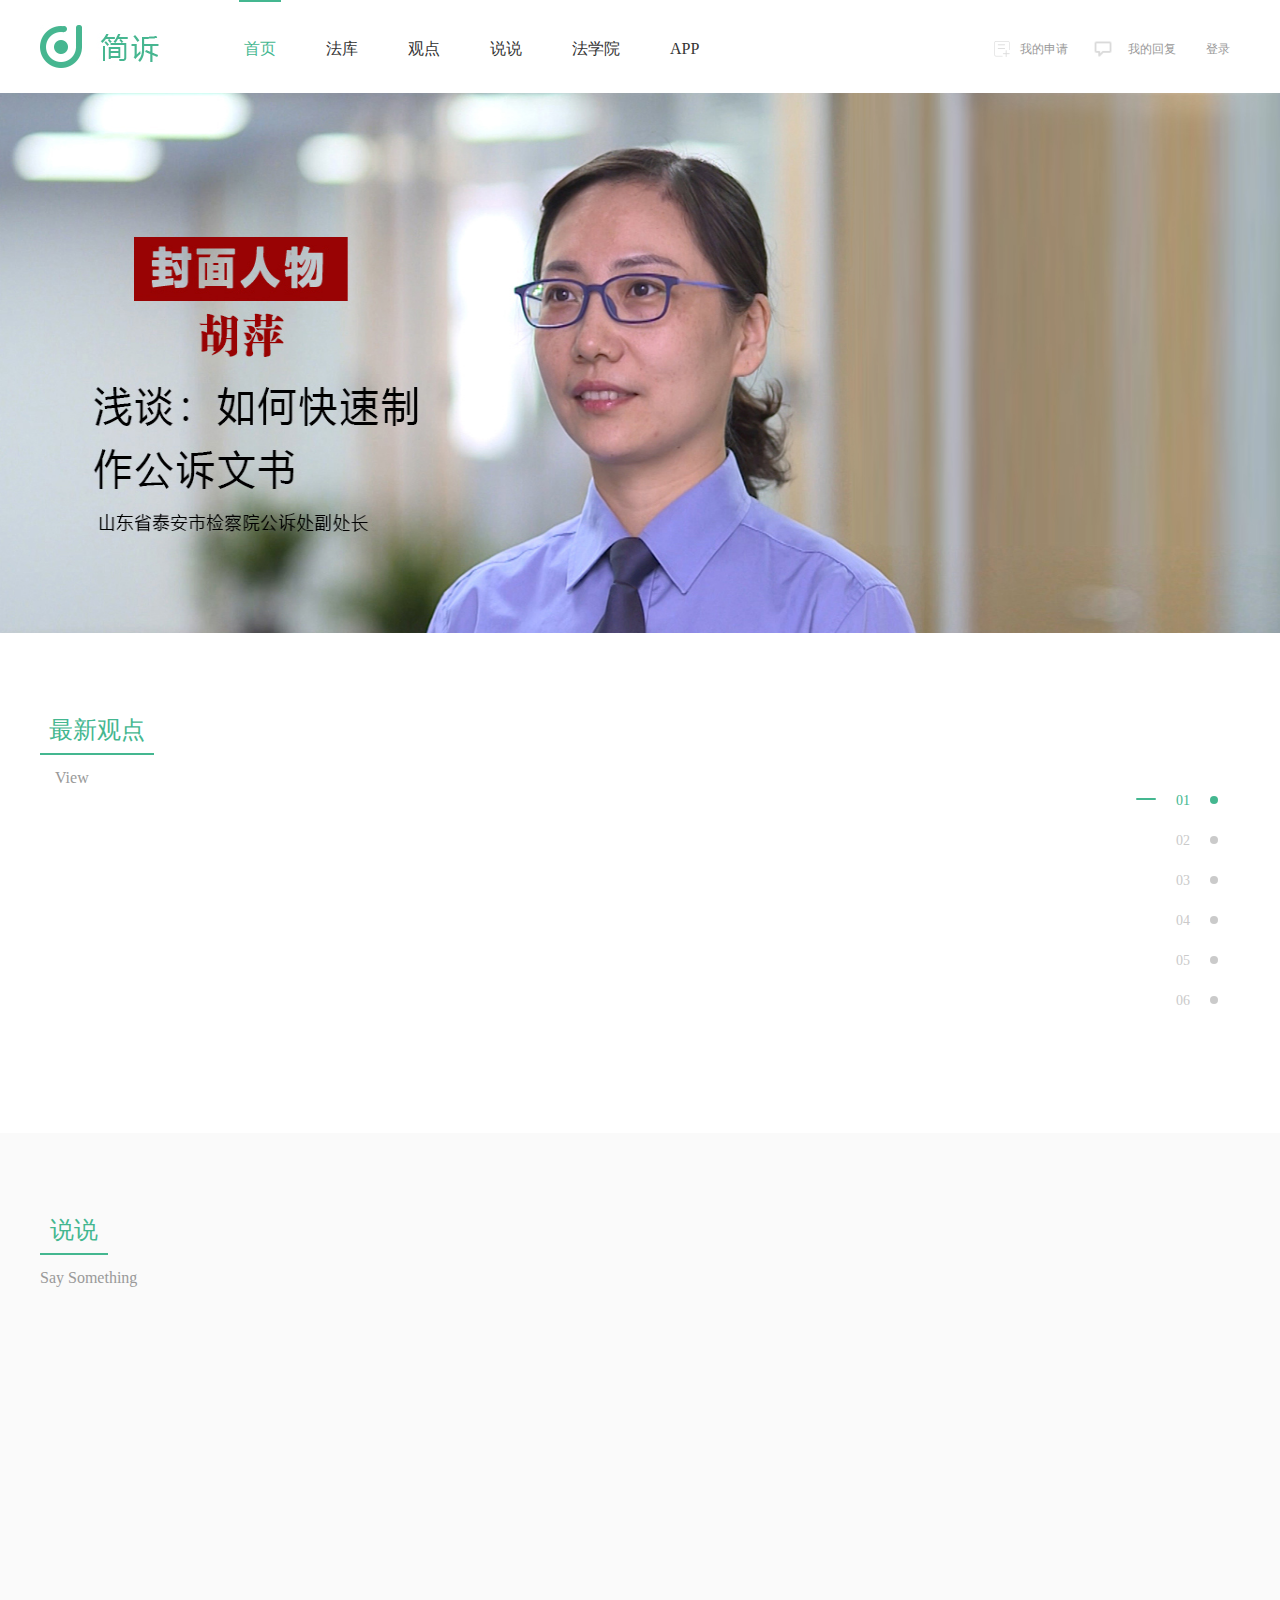
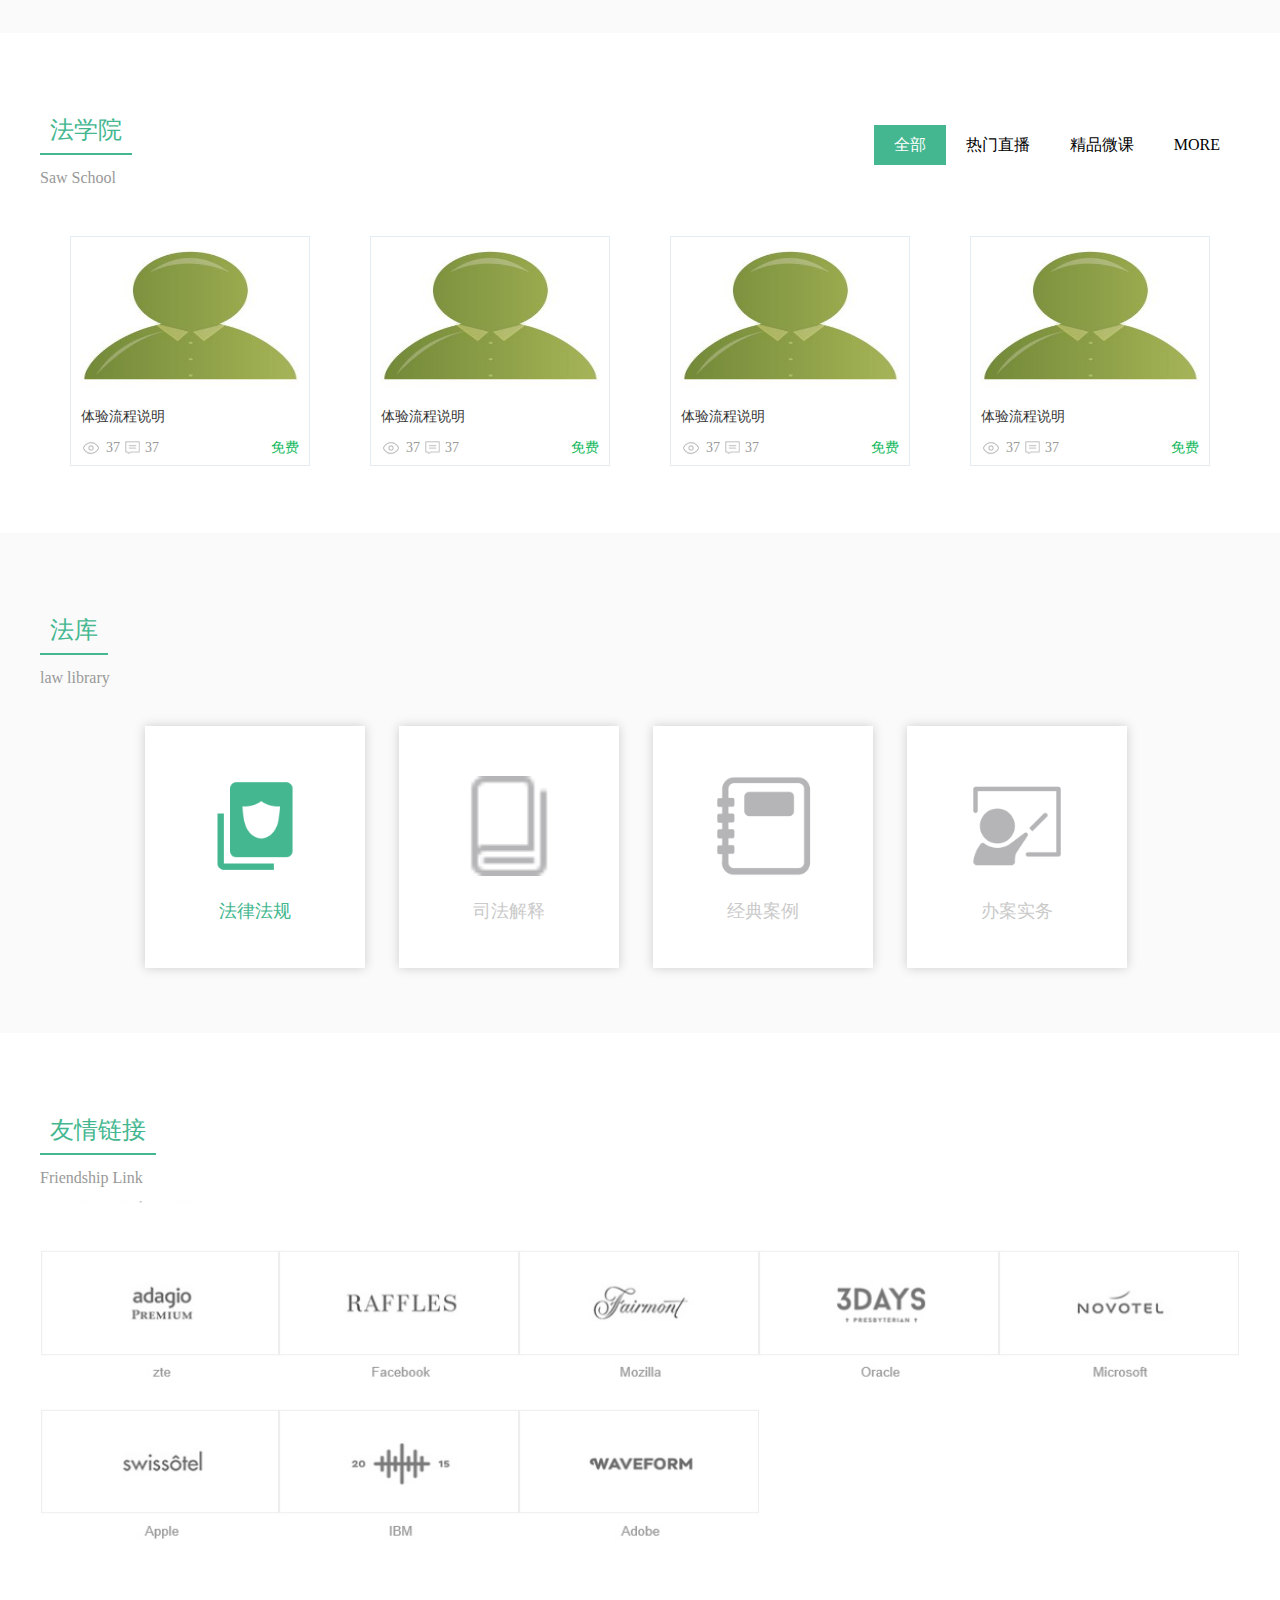
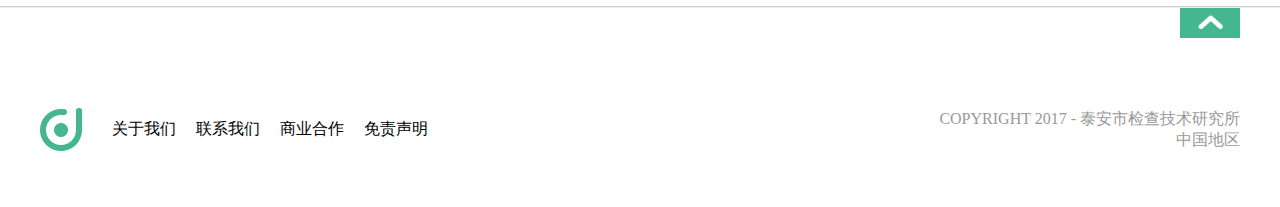
<file: pages/index.html>
<!DOCTYPE html>
<html lang="en">

<head>
    <meta charset="UTF-8">
    <meta name="viewport" content="width=device-width, initial-scale=1.0">
    <meta http-equiv="X-UA-Compatible" content="ie=edge">
    <title>简·诉</title>
    <link rel="icon" href="../images/logo1.png" type="image/x-icon">
    <link rel="stylesheet" href="../css/base.css">
    <link rel="stylesheet" href="../css/toast.css">
    <link rel="stylesheet" href="../css/head.css">
    <link rel="stylesheet" href="../css/index.css">
    

</head>

<body>
    
    <!-- banner start -->
    <div class="banner">
        <div class="banner_list"></div>
        <div class="banner_list"></div>
        <div class="banner_list"></div>

    </div>
    <!-- banner end -->
    <!-- 最新观点 start -->
    <div class="ngh_gd">
        <div class="ngh_gd_box">
            <div class="ngh_gd_left">
                <h3>最新观点</h3>
                <h6>View</h6>
            </div>
            <div class="ngh_gd_contain">
                <!-- <div class="ngh_tx">
                    <img src="../images/tx1.jpg" alt="">
                </div>
                <div class="gd_contain">
                    <div class="ngh_y">“</div>
                    <p class="ngh_title">
                        论坛大师对话系列：富媒体时代的人机图谱分析
                    </p>
                    <p class="ngh_gd_text">今年来，数字图书馆今年来，数字图书馆今年来，数字图书馆今年来，数字图书馆今年来，数字图书馆今年来，数字图书馆今年来，数字图书馆今年来，数字图书馆今年来，数字图书馆今年来，数字图书馆今年来，数字图书馆今年来，数字图书馆今年来，数字图书馆今年来，数字图书馆</p>
                    <div class="ngh_y" style="text-align:right;margin-top:50px;">”</div>
                </div> -->
            </div>
            <div class="ngh_gd_right">
                <!-- <a href="##">more&nbsp;&nbsp;&nbsp;></a> -->
                <ul>
                    <li>
                        <span class="g" style="background:#44b790"></span>
                        <span class="text" style="color:#44b790">01</span>
                        <span class="dian" style="background:#44b790"></span>
                    </li>
                    <li>
                        <span class="g"></span>
                        <span class="text">02</span>
                        <span class="dian"></span>
                    </li>
                    <li>
                        <span class="g"></span>
                        <span class="text">03</span>
                        <span class="dian"></span>
                    </li>
                    <li>
                        <span class="g"></span>
                        <span class="text">04</span>
                        <span class="dian"></span>
                    </li>
                    <li>
                        <span class="g"></span>
                        <span class="text">05</span>
                        <span class="dian"></span>
                    </li>
                    <li>
                        <span class="g"></span>
                        <span class="text">06</span>
                        <span class="dian"></span>
                    </li>
                </ul>
            </div>
        </div>
    </div>
    <!-- 最新观点 end -->
    
    <!-- 说说 start -->
    <div class="ngh_fk" style="background:#fafafa;">
        <div class="ngh_fk_contain">
            <div class="ngh_fk_title">说说</div>
            <h6>Say Something</h6>
            <div class="Say_box">
                <!-- <div class="say_say">
                    <div class="say_info">
                        <img src="../images/tx1.jpg" alt="">
                        <div class="info">
                            <span style="color:#333;margin:0 15px">风流少侠</span>
                            <span style="color:#cacaca;">05.09 09:00</span>
                        </div>

                    </div>
                    <div class="say_title">什么是公诉案件</div>
                    <p>
                        什么是公诉案件什么是公诉案件什么是公诉案件什么是公诉案件什么是公诉案件什么是公诉案件什么是公诉案件什么是公诉案件什么是公诉案件什么是公诉案件什么是公诉案件什么是公诉案件什么是公诉案件什么是公诉案件什么是公诉案件什么是公诉案件什么是公诉案件什么是公诉案件什么是公诉案件什么是公诉案件什么是公诉案件什么是公诉案件什么是公诉案件什么是公诉案件
                    </p>
                    <div class="ckhfdz">
                        <img src="../images/ck.png" alt="">
                        <span>1648</span>
                        <img src="../images/hf1.png" alt="" style="width:22px;height:20px;margin-top:15px">
                        <span>39</span>
                        <img src="../images/dz.png" style="width:22px;height:20px;margin-top:15px">
                        <span>33</span>
                    </div>
                </div>
                <div class="say_say">
                    <div class="say_info">
                        <img src="../images/tx1.jpg" alt="">
                        <div class="info">
                            <span style="color:#333;margin:0 15px">风流少侠</span>
                            <span style="color:#cacaca;">05.09 09:00</span>
                        </div>

                    </div>
                    <div class="say_title">什么是公诉案件</div>
                    <p>
                        什么是公诉案件什么是公诉案件什么是公诉案件什么是公诉案件什么是公诉案件什么是公诉案件什么是公诉案件什么是公诉案件什么是公诉案件什么是公诉案件什么是公诉案件什么是公诉案件什么是公诉案件什么是公诉案件什么是公诉案件什么是公诉案件什么是公诉案件什么是公诉案件什么是公诉案件什么是公诉案件什么是公诉案件什么是公诉案件什么是公诉案件什么是公诉案件
                    </p>
                    <div class="ckhfdz">
                        <img src="../images/ck.png" alt="">
                        <span>1648</span>
                        <img src="../images/hf1.png" alt="" style="width:22px;height:20px;margin-top:15px">
                        <span>39</span>
                        <img src="../images/dz.png" style="width:22px;height:20px;margin-top:15px">
                        <span>33</span>
                    </div>
                </div> -->
            </div>
        </div>

    </div>
    <!-- 说说 end -->
    <!-- 法学院 start -->
    <div class="ngh_fk" style="background:#fff;">
        <div class="ngh_fk_contain">
            <div class="ngh_fk_title">法学院</div>
            <h6 style="width:200px;">Saw School</h6>
            <ul class="mywk">
                <li style="color:#fff;background:#44b790">全部</li>
                <li>热门直播</li>
                <li>精品微课</li>
                <li>MORE</li>
            </ul>
            <div class="wk_box">
                <div class="wk_list">
                    <img src="../images/tx1.jpg" alt="">
                    <div class="wk_title">体验流程说明</div>
                    <div class="wk_dy">
                        <img src="../images/ck.png" alt="">
                        <span>37</span>
                        <img src="../images/hf1.png" style="width:15px;height:13px;margin-top:3px;" alt="">
                        <span>37</span>
                        <span style="float:right;margin-right:0;color:#12b95d">免费</span>
                    </div>
                </div>
                <div class="wk_list">
                    <img src="../images/tx1.jpg" alt="">
                    <div class="wk_title">体验流程说明</div>
                    <div class="wk_dy">
                        <img src="../images/ck.png" alt="">
                        <span>37</span>
                        <img src="../images/hf1.png" style="width:15px;height:13px;margin-top:3px;" alt="">
                        <span>37</span>
                        <span style="float:right;margin-right:0;color:#12b95d">免费</span>
                    </div>
                </div>
                <div class="wk_list">
                    <img src="../images/tx1.jpg" alt="">
                    <div class="wk_title">体验流程说明</div>
                    <div class="wk_dy">
                        <img src="../images/ck.png" alt="">
                        <span>37</span>
                        <img src="../images/hf1.png" style="width:15px;height:13px;margin-top:3px;" alt="">
                        <span>37</span>
                        <span style="float:right;margin-right:0;color:#12b95d">免费</span>
                    </div>
                </div>
                <div class="wk_list">
                    <img src="../images/tx1.jpg" alt="">
                    <div class="wk_title">体验流程说明</div>
                    <div class="wk_dy">
                        <img src="../images/ck.png" alt="">
                        <span>37</span>
                        <img src="../images/hf1.png" style="width:15px;height:13px;margin-top:3px;" alt="">
                        <span>37</span>
                        <span style="float:right;margin-right:0;color:#12b95d">免费</span>
                    </div>
                </div>
            </div>
        </div>

    </div>
    <!-- 法学院 end -->
    <!-- 法库 start -->
    <div class="ngh_fk" style="background:#fafafa;">
            <!-- <div class="bj"></div> -->
            <div class="ngh_fk_contain">
                <div class="ngh_fk_title">法库</div>
                <h6>law library</h6>
                <ul class="ngh_fk_contain">
                    <li>
                        <div class="imgbox">
                            <img src="../images/flfg1.png" flag="false" alt="">
                            <h6 style="color:#44b790">法律法规</h6>
                        </div>
                    </li>
                    <li>
                        <div class="imgbox">
                            <img src="../images/sfjs.png" flag="false" alt="">
                            <h6>司法解释</h6>
                        </div>
                    </li>
                    <li>
                        <div class="imgbox">
                            <img src="../images/jdal.png" flag="false" alt="">
                            <h6>经典案例</h6>
                        </div>
                    </li>
                    <li>
                        <div class="imgbox">
                            <img src="../images/basw.png"  flag="false" alt="">
                            <h6>办案实务</h6>
                        </div>
                    </li>
                </ul>
            </div>
    
        </div>
        <!-- 法库 end -->
    <!-- 友情链接 start -->
    <div class="ngh_fk" style="background:#fff;border-bottom:1px solid #ccc;height:574px;">
        <div class="ngh_fk_contain">
            <div class="ngh_fk_title">友情链接</div>
            <h6 style="width:200px;">Friendship Link</h6>
            <div class="ngh_link"></div>
        </div>

    </div>
    <!-- 友情链接 end -->


</body>

</html>
<script src="../js/jquery.js"></script>
<script src="../js/toast.js"></script>
<script src="../js/head.js"></script>
<script>
    //法库鼠标移入移出
    var src = ['../images/flfg.png','../images/sfjs.png','../images/jdal.png','../images/basw.png']
    var src1 = ['../images/flfg1.png','../images/sfjs1.png','../images/jdal1.png','../images/basw1.png']
    $('.ngh_fk_contain li').hover(function(){
        var index = $(this).index();
        for(var i =0; i<$('.imgbox img').length; i++){
            $('.imgbox img').eq(i).attr('src',src[i]);
            $('.imgbox h6').eq(i).css({'color':'#cacaca'});
        }
        $('.imgbox img').eq(index).attr('src',src1[index]);
        $('.imgbox h6').eq(index).css({'color':'#44b790'});
    },function(){

    })  
</script>
<script>
    var url = 'http://116.62.16.146:8080';
    //初始化第几页
    localStorage.setItem('index',0)
    //查询说说
    $.ajax({
        type:'get',
        url:url+'/say/getList',
        success:function(data){
            
            if(data.code == '200'){
              for(var i = 0;i<2;i++){
                $('.Say_box').append('<div class="say_say">'+
                    '<div class="say_info">'+
                        '<img src="../images/tx1.jpg" alt="">'+
                       ' <div class="info">'+
                           ' <span style="color:#333;margin:0 15px">'+data.data[i].createBy+'</span>'+
                            '<span style="color:#cacaca;">'+data.data[i].createTime+'</span>'+
                        '</div>'+

                    '</div>'+
                    '<div class="say_title">'+data.data[i].title+'</div>'+
                    '<p>'+data.data[i].content+
                    '</p>'+
                    '<div class="ckhfdz">'+
                        '<img src="../images/ck.png" alt="">'+
                       ' <span>1648</span>'+
                       ' <img src="../images/hf1.png" alt="" style="width:22px;height:20px;margin-top:15px">'+
                       ' <span>39</span>'+
                       ' <img src="../images/dz.png" style="width:22px;height:20px;margin-top:15px">'+
                        '<span>33</span>'+
                    '</div>'+
                '</div>')
              }
            }
           
        }
    })



    //查询观点
       $.ajax({
           url:url+'/article/findByUsername',
           type:'get',
           success:function(data){
               for(let i = 0; i<6; i++){
                    $('.ngh_gd_contain').append('<div class="ngh_gd_p"><div class="ngh_tx">'+
                        '<img src="../images/tx1.jpg" alt="">'+
                    '</div>'+
                    '<div class="gd_contain">'+
                        '<div class="ngh_y">“</div>'+
                        '<p class="ngh_title">'+data.data[i].title+
                        '</p>'+
                        '<p class="ngh_gd_text">'+data.data[i].content+'</p>'+
                        '<div class="ngh_y" style="text-align:right;margin-top:50px;">”'+'</div>'+
                ' </div></div>')
               }
               $('.ngh_gd_p').eq(0).css('z-index','2');
               $('.ngh_gd_right ul li').on('click',function (){
                  var index = $(this).index();
                  $('.ngh_gd_right ul li').find('.g').css('background','transparent');
                  $('.ngh_gd_right ul li').find('.text').css('color','#cacaca');
                  $('.ngh_gd_right ul li').find('.dian').css('background','#cacaca');
                  $('.ngh_gd_right ul li').find('.g').eq(index).css('background','#44b790');
                  $('.ngh_gd_right ul li').find('.text').eq(index).css('color','#44b790');
                  $('.ngh_gd_right ul li').find('.dian').eq(index).css('background','#44b790');
                  $('.ngh_gd_p').css('z-index','1');
                  $('.ngh_gd_p').eq(index).css('z-index','2');
               })  
           }
       })
    
    
</script>
</file>
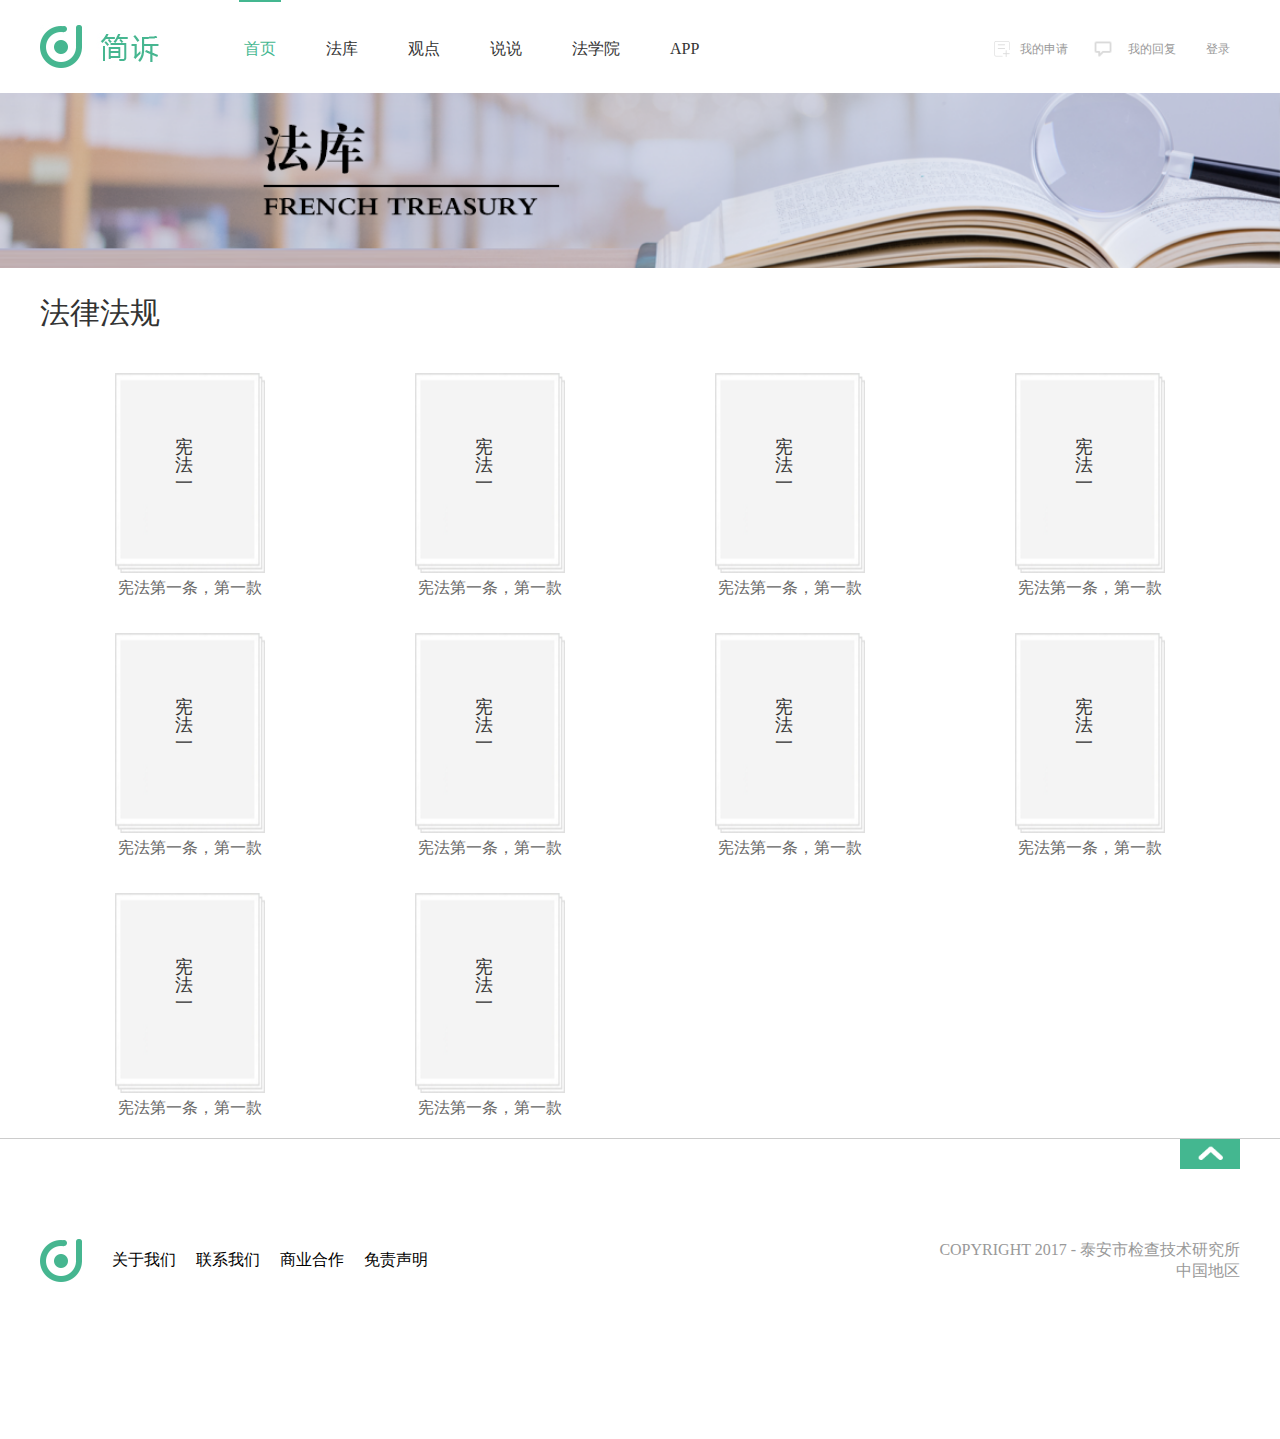
<file: pages/faku.html>
<!DOCTYPE html>
<html lang="en">
<head>
    <meta charset="UTF-8">
    <meta name="viewport" content="width=device-width, initial-scale=1.0">
    <meta http-equiv="X-UA-Compatible" content="ie=edge">
    <title>法库</title>
    <link rel="stylesheet" href="../css/base.css">
    <link rel="stylesheet" href="../css/head.css">
    <link rel="stylesheet" href="../css/toast.css">
    <link rel="stylesheet" href="../css/fk.css">
</head>
<body>
    <img src="../images/fk1.png" class="fk_banner" alt="">
    <div class="fk_contain">
        <h3>法律法规</h3>
        <ul>
            <li>
                <div class="img_box">
                    宪法一
                </div>
                <div class="title">
                    宪法第一条，第一款
                </div>
            </li>
            <li>
                <div class="img_box">
                    宪法一
                </div>
                <div class="title">
                    宪法第一条，第一款
                </div>
            </li>
            <li>
                <div class="img_box">
                    宪法一
                </div>
                <div class="title">
                    宪法第一条，第一款
                </div>
            </li>
            <li>
                <div class="img_box">
                    宪法一
                </div>
                <div class="title">
                    宪法第一条，第一款
                </div>
            </li>
            <li>
                <div class="img_box">
                    宪法一
                </div>
                <div class="title">
                    宪法第一条，第一款
                </div>
            </li>
            <li>
                <div class="img_box">
                    宪法一
                </div>
                <div class="title">
                    宪法第一条，第一款
                </div>
            </li>
            <li>
                <div class="img_box">
                    宪法一
                </div>
                <div class="title">
                    宪法第一条，第一款
                </div>
            </li>
            <li>
                <div class="img_box">
                    宪法一
                </div>
                <div class="title">
                    宪法第一条，第一款
                </div>
            </li>
            <li>
                <div class="img_box">
                    宪法一
                </div>
                <div class="title">
                    宪法第一条，第一款
                </div>
            </li>
            <li>
                <div class="img_box">
                    宪法一
                </div>
                <div class="title">
                    宪法第一条，第一款
                </div>
            </li>
        </ul>
    </div>
    <div class="ngh_x"></div>
</body>
</html>
<script src="../js/jquery.js"></script>
<script src="../js/toast.js"></script>
<script src="../js/head.js"></script>
<script>
    var bookarr = [
        [
            {
                name:'法律法规',
                title:' '
            }
        ]
    ]
</script>
</file>
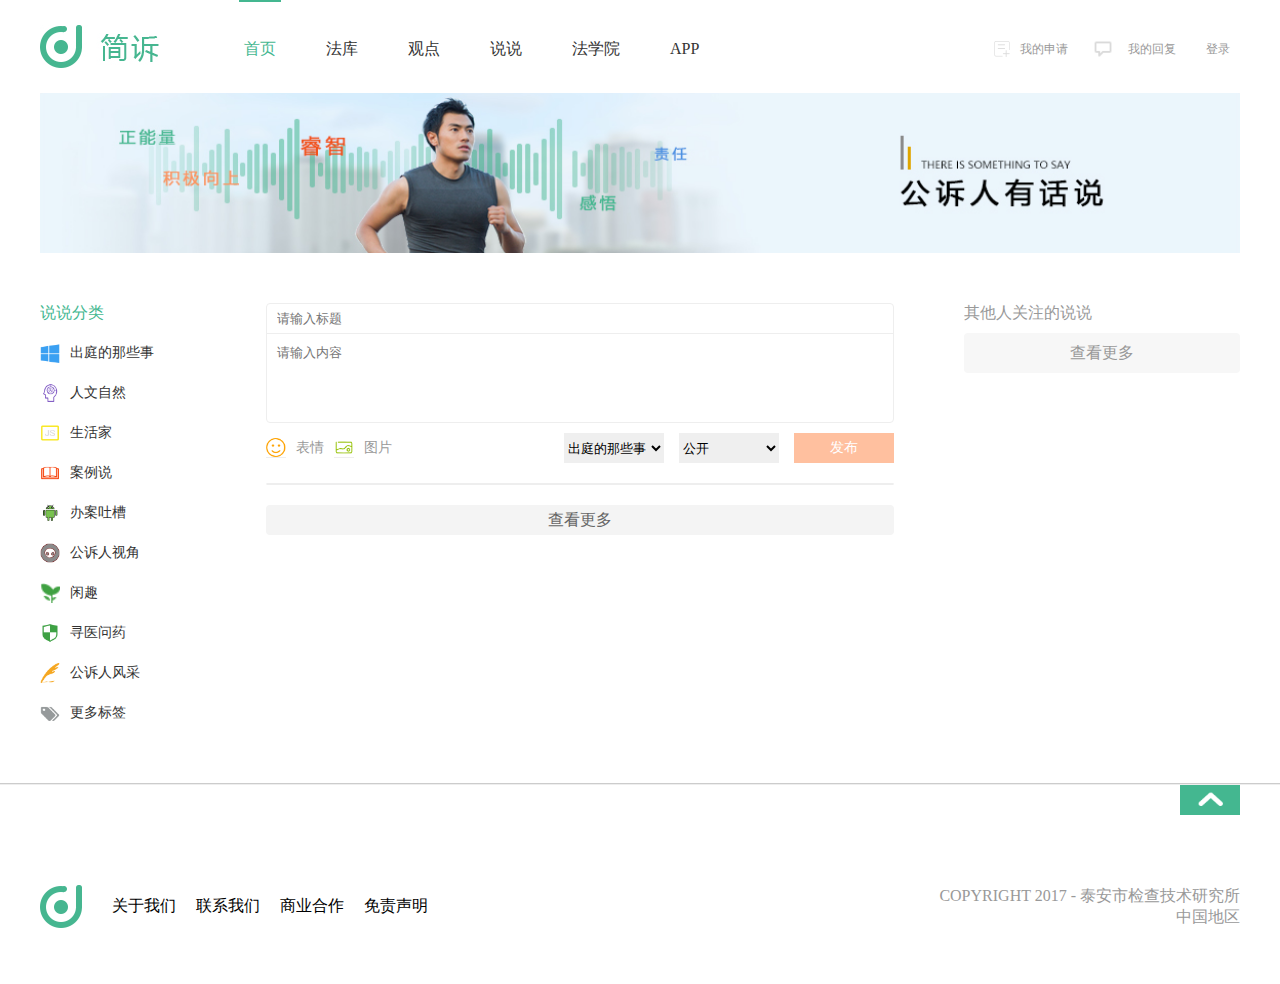
<file: pages/say.html>
<!DOCTYPE html>
<html lang="en">

<head>
    <meta charset="UTF-8">
    <meta name="viewport" content="width=device-width, initial-scale=1.0">
    <meta http-equiv="X-UA-Compatible" content="ie=edge">
    <title>简·诉</title>
    <link rel="icon" href="../images/logo1.png" type="image/x-icon">
    <link rel="stylesheet" href="../css/base.css">
    <link rel="stylesheet" href="../css/toast.css">
    <link rel="stylesheet" href="../css/head.css">
    <link rel="stylesheet" href="../css/say.css">
    <script src="../js/jquery.js"></script>
    <script src="../js/toast.js"></script>
    
</head>

<body>
    <div class="say_ban">
        <img src="../images/ban3.png" alt="">
    </div>
    <div class="say_contain">
        <div class="say_left">
            
            <h3>说说分类</h3>
            <ul>
                <li>
                    <img src="../images/ct.png" alt="">
                    <span>出庭的那些事</span>
                </li>
                <li>
                    <img src="../images/rwzr.png" alt="">
                    <span>人文自然</span>
                </li>
                <li>
                    <img src="../images/shj.png" alt="">
                    <span>生活家</span>
                </li>
                <li>
                    <img src="../images/als.png" alt="">
                    <span>案例说</span>
                </li>
                <li>
                    <img src="../images/batc.png" alt="">
                    <span>办案吐槽</span>
                </li>

                <li>
                    <img src="../images/gsrsj.png" alt="">
                    <span>公诉人视角</span>
                </li>
                <li>
                    <img src="../images/xq.png" alt="">
                    <span>闲趣</span>
                </li>
                <li>
                    <img src="../images/xywy.png" alt="">
                    <span>寻医问药</span>
                </li>
                <li>
                    <img src="../images/gsrfc.png" alt="">
                    <span>公诉人风采</span>
                </li>
                <li>
                    <img src="../images/gdbq.png" alt="">
                    <span>更多标签</span>
                </li>
            </ul>
        </div>
        <div class="say_center">
            <!-- <img src="../images/rsay.png" alt="" style="height:41px;"> -->
            <div class="fb_contain">
                <div class="fb_input">
                    <input type="text" placeholder="请输入标题">
                </div>
                <textarea  placeholder="请输入内容"></textarea>
            </div>
            
            <div class="say_fb">
                <img src="../images/bq.png" alt="">
                <span>表情</span>
                <img src="../images/tp.png" alt="">
                <span>图片</span>
                <div>发布</div>
                <select>
                    <option value="公开">公开</option>
                    <option value="仅自己可见">仅自己可见</option>
                </select>
                <select>
                        <option value="1">出庭的那些事</option>
                        <option value="2">人文自然</option>
                        <option value="3">生活家</option>
                        <option value="4">案列说</option>
                        <option value="5">办案吐槽</option>
                        <option value="6">公诉人视角</option>
                        <option value="7">闲趣</option>
                        <option value="8">寻医问药</option>
                        <option value="9">公诉人风采</option>
                        <option value="10">更多标签</option> 
                </select>

            </div>
            <!-- <div class="say_info_box">
                <h3>朋友酒驾被抓，公职工作没了，酒家真的不可饶恕吗？</h3>
                <div>
                    <div class="info-left">
                        422
                    </div>
                    <div class="info-right">
                        <h6>徐斌 &nbsp;&nbsp;&nbsp;律师、法律、房地产、法学话题优秀回答者
                            <span style="color:#999">·房产律师</span>
                        </h6>
                        <p>
                            <span style="color:#999;">话题摘要：</span> 律师、法律、房地产、法学话题优秀回答者律师、法律、房地产、法学话题优秀回答者律师、法律、房地产、法学话题优秀回答者律师、法律、房地产、法学话题优秀回答者律师、法律、房地产、法学话题优秀回答者律师、法律、房地产、法学话题优秀回答者律师、法律、房地产、法学话题优秀回答者律师、法律、房地产、法学话题优秀回答者律师、法律、房地产、法学话题优秀回答者律师、法律、房地产、法学话题优秀回答者
                        </p>
                        <div>
                            <span> 关注问题</span>
                            <img src="../images/hf1.png" alt="">
                            <span>32条评论</span>
                            <span>
                                <span style="font-size:18px">·</span>申请转载</span>
                        </div>
                    </div>
                </div>
            </div> -->
            <div class="mysay_list"></div>
            <div class="say_info_more">查看更多</div>
        </div>
        <div class="say_right" style="padding-top:40px">
            <div class="other_say">
                <div class="say_other_title">
                    其他人关注的说说
                </div>
                <!-- <div class="say_list">
                    <img src="../images/tx1.jpg" alt="">
                    <div class="say_info">
                        <div class="say_name">
                            狼医生
                            <span style="float:right;color:#5dc2a0">+关注</span>
                        </div>
                        <div class="say_text" style="color:#999">写了421.8k字·861人喜欢</div>
                    </div>
                </div> -->
                <div class="say_more">查看更多</div>
            </div>
        </div>
    </div>

  
    
    <div class="say_x"></div>

</body>

</html>
<script src="../js/head.js"></script>

<script>
    //初始化第几页
    localStorage.setItem('index',3)
    //关注说说
    $.ajax({
        type: "GET",
        url: "https://zhihu-daily.leanapp.cn/api/v1/themes/5",
        success: function (msg) {
            var data = msg.THEMEDES.editors;
            for (var i = 0; i < data.length; i++) {
                var str = '<div class="say_list">' +
                    '<a href="' + data[i].url + '"><img src="' + data[i].avatar + '"></a>' +
                    '<div class="say_info">' +
                    '<div class="say_name">' +
                    data[i].name +
                    '<span style="float:right;color:#5dc2a0">+关注</span>' +
                    ' </div>' +
                    '<div class="say_text" style="color:#999">写了421.8k字·861人喜欢</div>' +
                    ' </div>' +
                    '</div>'
                $('.say_more').before(str);
            }
        }
    });
    //说说分类
    var saylist = [{
            name: "出庭的那些事",
            num: 2
        },
        {
            name: "人文自然",
            num: 3
        },
        {
            name: "生活家",
            num: 4
        },
        {
            name: "案例说",
            num: 5
        },
        {
            name: "办案吐槽",
            num: 6
        },
        {
            name: "公诉人视角",
            num: 7
        },
        {
            name: "闲趣",
            num: 8
        },
        {
            name: "寻医问药",
            num: 9
        },
        {
            name: "公诉人风采",
            num: 10
        },
        {
            name: "更多标签",
            num: 11
        }

    ]

    function rb(arr) {
        $.ajax({
            type: 'get',
            url: 'https://zhihu-daily.leanapp.cn/api/v1/themes/' + arr.num,
            success: function (data) {
                var msg = data.THEMEDES;
                console.log(msg)
                for (var i = 0; i < msg.editors.length; i++) {
                    var str = '<div class="say_info_box">' +
                        '<h3>' + msg.description + '</h3>' +
                        '<div>' +
                        '<div class="info-left">' +
                        '422' +
                        '</div>' +
                        '<div class="info-right">' +
                        '<h6>' + msg.editors[i].name + '&nbsp;' + msg.editors[i].bio +
                        '<span style="color:#999">&nbsp;·&nbsp;' + arr.name + '</span>' +
                        '</h6>' +
                        '<p>' +
                        ' <span style="color:#999;">话题摘要：</span> 律师、法律、房地产、法学话题优秀回答者律师、法律、房地产、法学话题优秀回答者律师、法律、房地产、法学话题优秀回答者律师、法律、房地产、法学话题优秀回答者律师、法律、房地产、法学话题优秀回答者律师、法律、房地产、法学话题优秀回答者律师、法律、房地产、法学话题优秀回答者律师、法律、房地产、法学话题优秀回答者律师、法律、房地产、法学话题优秀回答者律师、法律、房地产、法学话题优秀回答者' +
                        '</p>' +
                        '<div>' +
                        '<span> 关注问题</span>' +
                        ' <img src="../images/hf1.png" alt="">' +
                        '<span>32条评论</span>' +
                        ' <span>' +
                        '<span style="font-size:18px">·</span>申请转载</span>' +
                        '</div>' +
                        '</div>' +
                        '</div>' +
                        '</div>'
                    // $('.say_info_more').before(str);
                    $('.mysay_list').append(str)
                }
            }
        })
    }
    rb(saylist[0]);
    $('.say_left ul li').on('click', function () {
        var index = $(this).index();
        $('.mysay_list').html('');
        rb(saylist[index]);
    })

    var url = 'http://116.62.16.146:8080'
    //发布说说
    function fb_say(){
        $.ajax({
            url:url+'/say/insert',
            type:'post',
            data:{
                title:$('.fb_input input').val(),
                content:$('.fb_contain textarea').val(),
                type:$('.say_fb select').eq(1).val(),
                username:localStorage.getItem('username')
            },
            success:function(data){
                if(data.code == 200){
                    Alert('发布成功&nbsp;&nbsp;&nbsp;&nbsp;'+data.data.createTime)
                }
            }
        })
    }
    $('.say_fb div').on('click',function(){
        if(!localStorage.getItem('username')){
            Alert('请先登录');
        }else{
            fb_say()
        }
        
    });
</script>
</file>
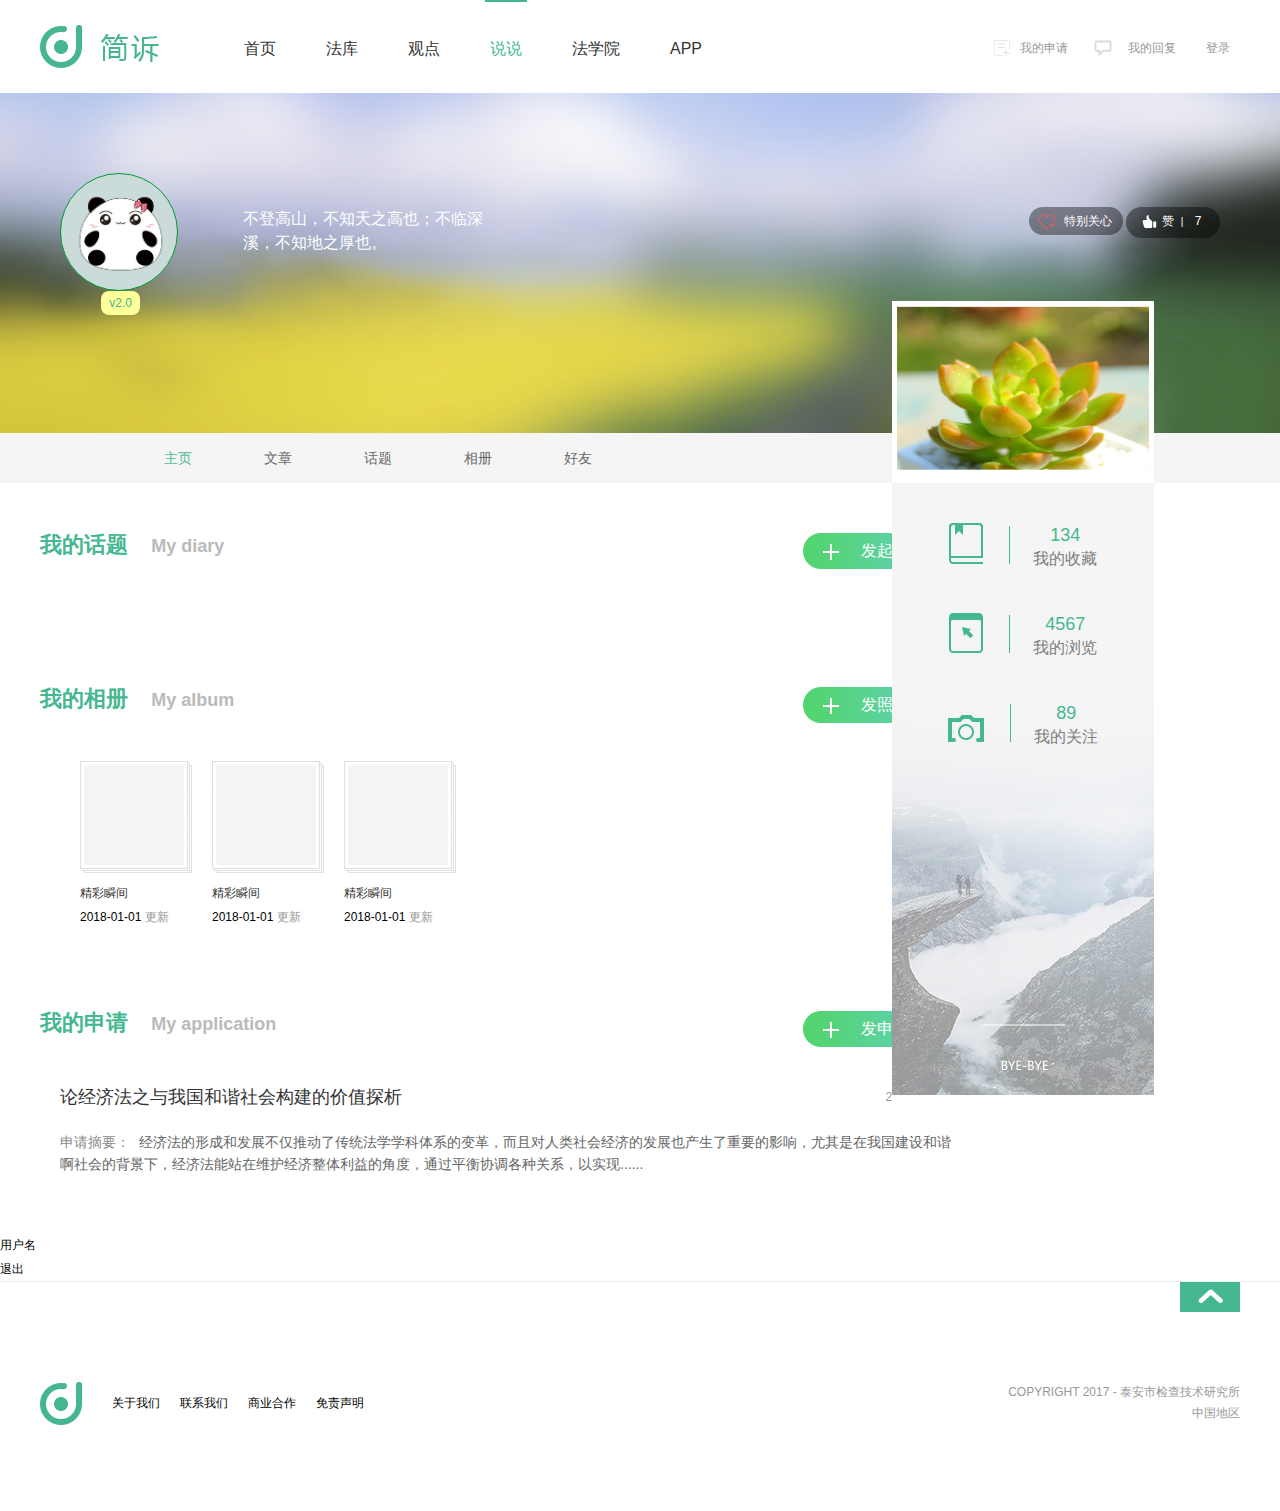
<file: pages/tabpage.html>
<!DOCTYPE html>
<html lang="en">

<head>
    <meta charset="UTF-8">
    <meta name="viewport" content="width=device-width, initial-scale=1.0">
    <meta http-equiv="X-UA-Compatible" content="ie=edge">
    <title>简·诉</title>
    <link rel="icon" href="./../images/logo1.png">
    <link rel="stylesheet" href="../css/base.css">
    <link rel="stylesheet" href="../css/toast.css">
    <link rel="stylesheet" href="./../css/head.css">
    <link rel="stylesheet" href="./../css/tabpage.css">


</head>

<body>
    <div class="bannerBox">
        <div class="bannerCenter">
            <div style="display: inline-block;">
                <div class="imgbox">

                </div>
                <div class="center">
                    <span style="color: #fff;font-size: 16px;font-family:Microsoft YaHei">你的名字</span>
                    <span class='v2'>v2.0</span>
                </div>
            </div>
            <div class="bannerText">
                <p style="font-size:16px">
                    不登高山，不知天之高也；不临深溪，不知地之厚也。
                </p>
            </div>
            <div class="care">
                <span class="careSon pd10">
                    <img src="./../images/xin.png" alt="">
                    <span class="mg5">特别关心</span>
                </span>
                <span class="careSon center two">
                    <img src="./../images/zan.png" alt="" style="margin-right: 5px;">赞
                    <span style="font-size: 10px;margin-bottom: 2px;">|</span>
                    <span>7</span>
                </span>
            </div>



        </div>
    </div>
    <div class="box demo2">
        <ul class="tab_menu">

            <li class="current">主页</li>
            <li>文章</li>
            <li>话题</li>
            <li>相册</li>
            <li>好友</li>

        </ul>

        <div class="tab_box">
            <!-- one -->
            <div class="W1200">

                <ul>

                    <li>
                        <div class="titleing">
                            <span class="font20">我的话题</span>
                            <span class="eng">My diary</span>
                            <div class="faqi">
                                <img src="./../images/jia.png" alt="" class="" style="vertical-align: middle;">
                                <span class="fr font16">发起话题</span>
                            </div>
                        </div>

                    </li>

                    <li>
                        <div class="titleing">
                            <span class="font20">我的相册</span>
                            <span class="eng">My album</span>
                            <div class="faqi">
                                <img src="./../images/jia.png" alt="" class="" style="vertical-align: middle;">
                                <span class="fr font16" style="padding-right: 16px;">发照片</span>
                            </div>
                        </div>
                        <div style="padding-left:20px;">
                            <div class="hei170 fl marLef">
                                <img src="./../images//photo1.png" alt="">
                                <div>
                                    <a href="#">精彩瞬间</a>
                                </div>
                                <div>2018-01-01
                                    <span class="color000">更新</span>
                                </div>
                            </div>
                            <div class="hei170 fl marLef">
                                <img src="./../images//photo1.png" alt="">
                                <div>
                                    <a href="#">精彩瞬间</a>
                                </div>
                                <div>2018-01-01
                                    <span class="color000">更新</span>
                                </div>
                            </div>
                            <div class="hei170 fl marLef">
                                <img src="./../images//photo1.png" alt="">
                                <div>
                                    <a href="#">精彩瞬间</a>
                                </div>
                                <div>2018-01-01
                                    <span class="color000">更新</span>
                                </div>
                            </div>
                            <div class="clearfix"></div>

                        </div>
                    </li>

                    <li>
                        <div class="titleing">
                            <span class="font20">我的申请</span>
                            <span class="eng">My application</span>
                            <div class="faqi">
                                <img src="./../images/jia.png" alt="" class="" style="vertical-align: middle;">
                                <span class="fr font16" style="padding-right: 16px;">发申请</span>
                            </div>
                        </div>
                        <div style="padding-left:20px;">
                            <div class="W76 mapbot">
                                <h2 style="display: inline;">论经济法之与我国和谐社会构建的价值探析</h2>
                                <span class="color000 fr">2018-05-03</span>
                            </div>
                            <p class="W76 font12 pbot">
                                <span class="bababa">申请摘要：</span>
                                经济法的形成和发展不仅推动了传统法学学科体系的变革，而且对人类社会经济的发展也产生了重要的影响，尤其是在我国建设和谐啊社会的背景下，经济法能站在维护经济整体利益的角度，通过平衡协调各种关系，以实现......
                            </p>
                        </div>
                    </li>
                </ul>

                <!-- 盒子定位 -->
                <div class="fixBox">
                    <div class="fixBox_top">
                        <img src="./../images/duor.png" alt="" class="oneimg">
                        <!-- <div class="twoimg">
                        <div class="center mg30">
                            <h1>2</h1>
                        </div>
                        <div class="center">申请与回复</div>
                    </div> -->
                    </div>
                    <div class="fix_botm">
                        <div class="clearfix" style="height:40px;"></div>
                        <div class="center">
                            <img src="../images/3.jpg" alt="">
                            <span class="line"></span>
                            <div style="display: inline-block;">
                                <div class="font18 color43b">134</div>
                                <div class="font16 colorccc">我的收藏</div>
                            </div>
                        </div>
                        <div class="center martop">
                            <img src="./../images/4.jpg" alt="">
                            <span class="line"></span>
                            <div style="display: inline-block;">
                                <div class="font18 color43b ">4567</div>
                                <div class="font16 colorccc">我的浏览</div>
                            </div>
                        </div>
                        <div class="center martop">
                            <img src="./../images/5.jpg" alt="">
                            <span class="line"></span>
                            <div style="display: inline-block;">
                                <div class="font18 color43b">89</div>
                                <div class="font16 colorccc">我的关注</div>
                            </div>
                        </div>
                        <br style="clear:both;" />
                    </div>
                </div>


            </div>
            <!-- two -->

            <!-- three -->
            <div class="hide W1200">

                <ul>
                    <li>
                        <div class="titleing">
                            <span class="font20">我的文章</span>
                            <span class="eng">My article</span>
                            <div class="faqi">
                                <img src="./../images/jia.png" alt="" class="" style="vertical-align: middle;">
                                <span class="fr font16">发表文章</span>
                            </div>
                        </div>
                    </li>

                </ul>
                <!-- 盒子定位 -->
                <div class="fixBox">
                    <div class="fixBox_top">
                        <img src="./../images/duor.png" alt="" class="oneimg">
                        <!-- <div class="twoimg">
                            <div class="center mg30">
                                <h1>2</h1>
                            </div>
                            <div class="center">申请与回复</div>
                        </div> -->
                    </div>
                    <div class="fix_botm">
                        <div class="clearfix" style="height:40px;"></div>
                        <div class="center">
                            <img src="../images/3.jpg" alt="">
                            <span class="line"></span>
                            <div style="display: inline-block;">
                                <div class="font18 color43b">134</div>
                                <div class="font16 colorccc">我的收藏</div>
                            </div>
                        </div>
                        <div class="center martop">
                            <img src="./../images/4.jpg" alt="">
                            <span class="line"></span>
                            <div style="display: inline-block;">
                                <div class="font18 color43b ">4567</div>
                                <div class="font16 colorccc">我的浏览</div>
                            </div>
                        </div>
                        <div class="center martop">
                            <img src="./../images/5.jpg" alt="">
                            <span class="line"></span>
                            <div style="display: inline-block;">
                                <div class="font18 color43b">89</div>
                                <div class="font16 colorccc">我的关注</div>
                            </div>
                        </div>
                        <br style="clear:both;" />
                    </div>
                </div>
            </div>
            <!-- four -->
            <div class="hide W1200">
                <div class="gambit">

                </div>

                <ul>
                    <li>
                        <div class="titleing">
                            <span class="font20">我的话题</span>
                            <span class="eng">My article</span>
                            <div class="faqi">
                                <img src="./../images/jia.png" alt="" class="" style="vertical-align: middle;">
                                <span class="fr font16">发表话题</span>
                            </div>
                        </div>
                    </li>
                </ul>
                <!-- 盒子定位 -->
                <div class="fixBox">
                    <div class="fixBox_top">
                        <img src="./../images/duor.png" alt="" class="oneimg">
                        <!-- <div class="twoimg">
                        <div class="center mg30">
                            <h1>2</h1>
                        </div>
                        <div class="center">申请与回复</div>
                    </div> -->
                    </div>
                    <div class="fix_botm">
                        <div class="clearfix" style="height:40px;"></div>
                        <div class="center">
                            <img src="../images/3.jpg" alt="">
                            <span class="line"></span>
                            <div style="display: inline-block;">
                                <div class="font18 color43b">134</div>
                                <div class="font16 colorccc">我的收藏</div>
                            </div>
                        </div>
                        <div class="center martop">
                            <img src="./../images/4.jpg" alt="">
                            <span class="line"></span>
                            <div style="display: inline-block;">
                                <div class="font18 color43b ">4567</div>
                                <div class="font16 colorccc">我的浏览</div>
                            </div>
                        </div>
                        <div class="center martop">
                            <img src="./../images/5.jpg" alt="">
                            <span class="line"></span>
                            <div style="display: inline-block;">
                                <div class="font18 color43b">89</div>
                                <div class="font16 colorccc">我的关注</div>
                            </div>
                        </div>
                        <br style="clear:both;" />
                    </div>
                </div>
            </div>
            <!-- five -->
            <div class="hide W1200">

                <ul>

                    <li>

                        <div class="titleing">
                            <span class="font20">我的相册</span>
                            <span class="eng">My album</span>
                            <div class="faqi">
                                <img src="./../images/jia.png" alt="" class="" style="vertical-align: middle;">
                                <span class="fr font16" style="padding-right: 16px;">发照片</span>
                            </div>
                        </div>
                        <div>
                            <div class="hei170 fl marLef">
                                <img src="./../images//photo1.png" alt="">
                                <div>
                                    <a href="#">精彩瞬间</a>
                                </div>
                                <div>2018-01-01
                                    <span class="color000">更新</span>
                                </div>
                            </div>
                            <div class="hei170 fl marLef">
                                <img src="./../images//photo1.png" alt="">
                                <div>
                                    <a href="#">精彩瞬间</a>
                                </div>
                                <div>2018-01-01
                                    <span class="color000">更新</span>
                                </div>
                            </div>
                            <div class="hei170 fl marLef">
                                <img src="./../images//photo1.png" alt="">
                                <div>
                                    <a href="#">精彩瞬间</a>
                                </div>
                                <div>2018-01-01
                                    <span class="color000">更新</span>
                                </div>
                            </div>
                            <div class="clearfix"></div>

                        </div>
                    </li>

                </ul>
                <!-- 盒子定位 -->
                <div class="fixBox">
                    <div class="fixBox_top">
                        <img src="./../images/duor.png" alt="" class="oneimg">
                        <!-- <div class="twoimg">
                        <div class="center mg30">
                            <h1>2</h1>
                        </div>
                        <div class="center">申请与回复</div>
                    </div> -->
                    </div>
                    <div class="fix_botm">
                        <div class="clearfix" style="height:40px;"></div>
                        <div class="center">
                            <img src="../images/3.jpg" alt="">
                            <span class="line"></span>
                            <div style="display: inline-block;">
                                <div class="font18 color43b">134</div>
                                <div class="font16 colorccc">我的收藏</div>
                            </div>
                        </div>
                        <div class="center martop">
                            <img src="./../images/4.jpg" alt="">
                            <span class="line"></span>
                            <div style="display: inline-block;">
                                <div class="font18 color43b ">4567</div>
                                <div class="font16 colorccc">我的浏览</div>
                            </div>
                        </div>
                        <div class="center martop">
                            <img src="./../images/5.jpg" alt="">
                            <span class="line"></span>
                            <div style="display: inline-block;">
                                <div class="font18 color43b">89</div>
                                <div class="font16 colorccc">我的关注</div>
                            </div>
                        </div>
                        <br style="clear:both;" />
                    </div>
                </div>
            </div>
            <!-- six -->
            <div class="hide W1200 six">

                <ul>

                    <li class="paddingBottom50 borderccc">
                        <div style="padding: 30px 0;font-size: 16px;">昨天</div>
                        <div class="pad100Six">
                            <div class="marbom">
                                <span class="font18 color333 nacknameL">荷塘月色</span>
                                <span class="colorddd">2015/05/03</span>
                                <span class="colorddd">10:55:08</span>
                            </div>
                            <p>
                                全国公诉人越来越需要一个共同交流的平台，高品位检察官社区，专业性及信息要和公诉任务贴合，检查信息化建设药性互联网发展
                            </p>
                            <div class="headphoto">

                            </div>
                        </div>
                        <div class="pad100Six martop40">
                            <div class="marbom" style="height: 24px;">
                                <span class="font18 fr color333">清溪旁</span>
                                <span class=" fr color333">2015/05/03</span>
                                <span class="fr color333">11:55:08</span>
                            </div>
                            <div class="clearfix"></div>
                            <p class="fr">
                                是的，太需要这样一个平台了，你有什么好的建议吗？
                            </p>
                            <div class="headphotoR">

                            </div>
                        </div>
                        <div class="clearfix"></div>
                    </li>

                    <li class="paddingBottom50 ">
                        <div style="padding: 30px 0;font-size: 16px;">今天</div>
                        <div class="pad100Six">
                            <div class="marbom">
                                <span class="font18 color333 nacknameL">荷塘月色</span>
                                <span class="colorddd">2015/05/03</span>
                                <span class="colorddd">10:55:08</span>
                            </div>
                            <p>
                                全国公诉人越来越需要一个共同交流的平台，高品位检察官社区，专业性及信息要和公诉任务贴合，检查信息化建设药性互联网发展
                            </p>
                            <div class="headphoto">

                            </div>
                        </div>
                        <div class="pad100Six martop40">
                            <div class="marbom" style="height: 24px;">
                                <span class="font18 fr color333">清溪旁</span>
                                <span class=" fr color333">2015/05/03</span>
                                <span class="fr color333">11:55:08</span>
                            </div>
                            <div class="clearfix"></div>
                            <p class="fr">
                                是的，太需要这样一个平台了，你有什么好的建议吗？
                            </p>
                            <div class="headphotoR">

                            </div>
                        </div>
                        <div class="clearfix"></div>
                    </li>


                </ul>
                <!-- 盒子定位 -->
                <div class="fixBox">
                    <div class="fixBox_top">
                        <img src="./../images/duor.png" alt="" class="oneimg">
                        <!-- <div class="twoimg">
                        <div class="center mg30">
                            <h1>2</h1>
                        </div>
                        <div class="center">申请与回复</div>
                    </div> -->
                    </div>
                    <div class="fix_botm change">
                        <ul>
                            <li class="width100">
                                <div class="headphotoFriend fl"></div>
                                <div class="fl martop8">
                                    <div>
                                        <h4>昵称1</h4>
                                        <span class="fr">8:32</span>
                                        <div class="color8e">聊天记录跳哈哈哈哈哈哈</div>
                                    </div>
                                </div>
                            </li>
                            <li class="width100">
                                <div class="headphotoFriend fl"></div>
                                <div class="fl martop8">
                                    <div>
                                        <h4>昵称2</h4>
                                        <span class="fr">8:32</span>
                                        <div class="color8e">聊天记录跳哈哈哈哈哈哈</div>
                                    </div>
                                </div>
                            </li>
                            <li class="width100">
                                <div class="headphotoFriend fl"></div>
                                <div class="fl martop8">
                                    <div>
                                        <h4>昵称3</h4>
                                        <span class="fr">8:32</span>
                                        <div class="color8e">聊天记录跳哈哈哈哈哈哈</div>
                                    </div>
                                </div>
                            </li>
                            <li class="width100">
                                <div class="headphotoFriend fl"></div>
                                <div class="fl martop8">
                                    <div>
                                        <h4>昵称4</h4>
                                        <span class="fr">8:32</span>
                                        <div class="color8e">聊天记录跳哈哈哈哈哈哈</div>
                                    </div>
                                </div>
                            </li>
                            <li class="width100">
                                <div class="headphotoFriend fl"></div>
                                <div class="fl martop8">
                                    <div>
                                        <h4>昵称5</h4>
                                        <span class="fr">8:32</span>
                                        <div class="color8e">聊天记录跳哈哈哈哈哈哈</div>
                                    </div>
                                </div>
                            </li>
                            <li class="width100">
                                <div class="headphotoFriend fl"></div>
                                <div class="fl martop8">
                                    <div>
                                        <h4>昵称6</h4>
                                        <span class="fr">8:32</span>
                                        <div class="color8e">聊天记录跳哈哈哈哈哈哈</div>
                                    </div>
                                </div>
                            </li>
                        </ul>
                    </div>
                </div>
            </div>

        </div>

    </div>
    <!--demo2 end-->


    <div class="fb" style="display:none">
        <div class="fb_contain">
            <div class="fb_input">
                <input type="text" placeholder="请输入标题">
            </div>
            <textarea placeholder="请输入内容"></textarea>
        </div>

        <div class="say_fb">
            <img src="../images/bq.png" alt="">
            <span>表情</span>
            <img src="../images/tp.png" alt="">
            <span>图片</span>
            <div class="ngh_FB">发布</div>
            <select>
                <option value="公开">公开</option>
                <option value="仅自己可见">仅自己可见</option>
            </select>

        </div>
    </div>



    <div>
        <ul>
            <li>用户名</li>
            <li> 退出 </li>
        </ul>
    </div>
</body>

</html>
<script type="text/javascript" src="../js/jquery.js"></script>
<script src="../js/toast.js"></script>
<script src="./../js/head.js"></script>
<script src="../js/jquery.tabs.js"></script>

<script src="../js/jquery.lazyload.js"></script>

<script type="text/javascript">
    //初始化第几页
    localStorage.setItem('index', 2);

    $('.center span').eq(0).html(localStorage.getItem('nickname'));
    $(function () {
        $("img[original]").lazyload({
            placeholder: "images/color3.gif"
        });

        $('.demo1').Tabs();

        $('.demo2').Tabs({
            event: 'click'
        });

        $('.demo3').Tabs({
            timeout: 300
        });

        $('.demo4').Tabs({
            auto: 3000
        });

        $('.demo5').Tabs({
            event: 'click',
            callback: lazyloadForPart
        });

        //部分区域图片延迟加载

        function lazyloadForPart(container) {

            container.find('img').each(function () {

                var original = $(this).attr("original");

                if (original) {

                    $(this).attr('src', original).removeAttr('original');

                }

            });

        }

    });

    var url = 'http://116.62.16.146:8080';

    function Hide() {
        $('.fb').css('display', 'block');
    }

    //发布话题

    $('.faqi').eq(0).bind('click', function () {

        Hide();
        $('.ngh_FB').unbind('click');
        $('.ngh_FB').bind('click', function () {

            if ($('.fb_input input').val() != '' && $('.fb_contain textarea').val() != '') {
                $.ajax({
                    url: url + '/topic/insert',
                    type: 'post',
                    data: {
                        title: $('.fb_input input').val(),
                        content: $('.fb_contain textarea').val(),
                        username: localStorage.getItem('username')
                    },
                    success: function (data) {
                        if (data.code == 200) {

                            Alert('发布话题成功');

                            $('.W1200 ul li').eq(0).append(
                                '<div style="padding-left:20px;">' +
                                ' <div class="W76 mapbot">' +
                                '<h2 style="display: inline;">' + $('.fb_input input').val() +
                                '</h2>' +
                                ' <span class="color000 fr">' + data.data.createTime +
                                '</span>' +
                                '  </div>' +
                                ' <p class="W76 font12 pbot">' +
                                '<span class="bababa">论文摘要：</span>' + $(
                                    '.fb_contain textarea').val() +
                                '</p>' +
                                '</div>');
                            $('.fb_input input').val('');
                            $('.fb_contain textarea').val('');
                            $('.fb').css('display', 'none');
                        }
                    }
                })
            } else {
                Alert('标题或内容不能为空')
            }
        })


    })

    //查询话题
    $.ajax({
        url: url + '/topic/getByUsername',
        type: 'get',
        data: {
            username: localStorage.getItem('username')
        },
        success: function (data) {
            for (var i = 0; i < 2; i++) {
                $('.W1200 ul li').eq(0).append('<div style="padding-left:20px;">' +
                    ' <div class="W76 mapbot">' +
                    '<h2 style="display: inline;">' + data.data[i].title + '</h2>' +
                    ' <span class="color000 fr">' + data.data[i].createTime +
                    '</span>' +
                    '  </div>' +
                    ' <p class="W76 font12 pbot">' +
                    '<span class="bababa">论文摘要：</span>' + data.data[i].content +
                    '</p>' +
                    '</div>');
            };

            for (var i = 0; i < data.data.length; i++) {
                $('.W1200').eq(2).find('ul').append(' <li>' +
                    '<div class="pad100">' +
                    '<div class="W76 mapbot">' +
                    '<h2 style="display: inline;">' + data.data[i].title + '</h2>' +
                    ' </div>' +
                    ' <p class="W76 font12 pbot txtP">' +
                    '<span class="bababa">话题摘要：</span>' +
                    data.data[i].content +
                    '  </p>' +
                    '</div>' +
                    '<div class="pad100">' +
                    ' <div>' +
                    '<span class="color000">' + data.data[i].createTime + '</span>' +
                    '<div class="fr">' +
                    ' <div class="op">' +
                    ' <a href="##;" class="c_tx none">赞(2)</a>' +
                    '<a href="##" class="c_tx comment_btn">评论(1)</a>' +
                    '<a href="##" class="c_tx forward_btn">转发</a>' +
                    ' <div class="dropdown more-edit-items">' +
                    '<a href="##" class="dropdown-trigger c_tx" >更多' +
                    ' <i class="ui_trig ui_trig_b"></i>' +
                    '</a>' +
                    '<div class="dropdown-menu menu-item-list bor2 bg">' +
                    '</div>' +
                    '</div>' +
                    '</div>' +
                    '</div>' +
                    '</div>' +
                    '</li>');
            };
        }
    })

    //发布文章
    $('.faqi').eq(3).bind('click', function () {
        Hide();
        $('.ngh_FB').unbind('click');
        $('.ngh_FB').bind('click', function () {
            if ($('.fb_input input').val() != '' && $('.fb_contain textarea').val() != '') {
                $.ajax({
                    url: url + '/article/insert',
                    type: 'post',
                    data: {
                        title: $('.fb_input input').val(),
                        content: $('.fb_contain textarea').val(),
                        username: localStorage.getItem('username')
                    },
                    success: function (data) {
                        if (data.code == 200) {

                            Alert('发布文章成功');

                            $('.W1200').eq(1).find('ul').append(
                                ' <li>' +

                                '<div class="pad100">' +
                                '<div class="W76 mapbot">' +
                                '<h2 style="display: inline;">' + $('.fb_input input').val() +
                                '</h2>' +

                                ' </div>' +
                                ' <p class="W76 font12 pbot txtP">' +
                                '<span class="bababa">话题摘要：</span>' +
                                $('.fb_contain textarea').val() +
                                '  </p>' +

                                '</div>' +
                                '<div class="pad100">' +
                                ' <div>' +
                                '<span class="color000">' + data.data.createTime +
                                '</span>' +
                                '<div class="fr">' +
                                ' <div class="op">' +
                                ' <a href="##;" class="c_tx none">赞(2)</a>' +
                                '<a href="##" class="c_tx comment_btn">评论(1)</a>' +
                                '<a href="##" class="c_tx forward_btn">转发</a>' +
                                ' <div class="dropdown more-edit-items">' +
                                '<a href="##" class="dropdown-trigger c_tx" >更多' +
                                ' <i class="ui_trig ui_trig_b"></i>' +
                                '</a>' +
                                '<div class="dropdown-menu menu-item-list bor2 bg">' +

                                '</div>' +
                                '</div>' +
                                '</div>' +
                                '</div>' +
                                '</div>' +
                                '</li>'
                            );
                            $('.fb_input input').val('');
                            $('.fb_contain textarea').val('');
                            $('.fb').css('display', 'none');
                        }
                    }
                })
            } else {
                Alert('标题或内容不能为空')
            }
        })
    })

    //查询文章
    $.ajax({
        type: 'get',
        url: url + '/article/findByUsername',
        data: {
            username: localStorage.getItem('username')
        },
        success: function (data) {
            for (var i = 0; i < data.data.length; i++) {
                $('.W1200').eq(1).find('ul').append(
                    ' <li>' +

                    '<div class="pad100">' +
                    '<div class="W76 mapbot">' +
                    '<h2 style="display: inline;">' + data.data[i].title + '</h2>' +

                    ' </div>' +
                    ' <p class="W76 font12 pbot txtP">' +
                    '<span class="bababa">话题摘要：</span>' +
                    data.data[i].content +
                    '  </p>' +

                    '</div>' +
                    '<div class="pad100">' +
                    ' <div>' +
                    '<span class="color000">' + data.data[i].createTime + '</span>' +
                    '<div class="fr">' +
                    ' <div class="op">' +
                    ' <a href="##;" class="c_tx none">赞(2)</a>' +
                    '<a href="##" class="c_tx comment_btn">评论(1)</a>' +
                    '<a href="##" class="c_tx forward_btn">转发</a>' +
                    ' <div class="dropdown more-edit-items">' +
                    '<a href="##" class="dropdown-trigger c_tx" >更多' +
                    ' <i class="ui_trig ui_trig_b"></i>' +
                    '</a>' +
                    '<div class="dropdown-menu menu-item-list bor2 bg">' +
                    '</div>' +
                    '</div>' +
                    '</div>' +
                    '</div>' +
                    '</div>' +
                    '</li>'
                );
            }
        }
    })

    //话题页发布
    $('.faqi').eq(4).bind('click', function () {

        Hide();
        $('.ngh_FB').unbind('click');
        $('.ngh_FB').bind('click', function () {

            if ($('.fb_input input').val() != '' && $('.fb_contain textarea').val() != '') {
                $.ajax({
                    url: url + '/topic/insert',
                    type: 'post',
                    data: {
                        title: $('.fb_input input').val(),
                        content: $('.fb_contain textarea').val(),
                        username: localStorage.getItem('username')
                    },
                    success: function (data) {
                        if (data.code == 200) {

                            Alert('发布话题成功');

                            $('.W1200').eq(2).find('ul').append(' <li>' +
                                '<div class="pad100">' +
                                '<div class="W76 mapbot">' +
                                '<h2 style="display: inline;">' + $('.fb_input input').val() +
                                '</h2>' +
                                ' </div>' +
                                ' <p class="W76 font12 pbot txtP">' +
                                '<span class="bababa">话题摘要：</span>' +
                                $('.fb_contain textarea').val() +
                                '  </p>' +
                                '</div>' +
                                '<div class="pad100">' +
                                ' <div>' +
                                '<span class="color000">' + data.data.createTime +
                                '</span>' +
                                '<div class="fr">' +
                                ' <div class="op">' +
                                ' <a href="##;" class="c_tx none">赞(0)</a>' +
                                '<a href="##" class="c_tx comment_btn">评论(0)</a>' +
                                '<a href="##" class="c_tx forward_btn">转发</a>' +
                                ' <div class="dropdown more-edit-items">' +
                                '<a href="##" class="dropdown-trigger c_tx" >更多' +
                                ' <i class="ui_trig ui_trig_b"></i>' +
                                '</a>' +
                                '<div class="dropdown-menu menu-item-list bor2 bg">' +
                                '</div>' +
                                '</div>' +
                                '</div>' +
                                '</div>' +
                                '</div>' +
                                '</li>');
                            $('.fb_input input').val('');
                            $('.fb_contain textarea').val('');
                            $('.fb').css('display', 'none');
                        }
                    }
                })
            } else {
                Alert('标题或内容不能为空')
            }
        })


    })



    // $('.faqi').eq(4).on('click', function () {
    //     $('.fb').css('display', 'block');
    //     $('.fb').animate({
    //         'opacity': '1'
    //     }, 600);
    //     $('.say_fb div').on('click', function () {
    //         fb('/topic/insert');
    //     })
    // })
</script>
<script>
    // '<div class="TextField">'+
    //                         '<div class="feed_like" style="">'+
    //                         ' <i class="ui_ico icon_hand ui_ico_f qz_like_hand hand"></i>'+
    //                             '<a href="##;" class="c_tx">孔勇顺</a>'+
    //                             '觉得很赞'+
    //                     ' </div>'+
    //                         '<div class="mod_comment_poster_wrapper ">'+
    //                             '<div class="mod_commnets_poster mod_comments_poster_noavatar mod_commnets_poster_trigger">'+
    //                                 '<div class="comments_poster_bd comments_poster_default">'+
    //                                 ' <div class="comments_box">'+
    //                                         '<input type="text" placeholder="我也说一句">'+
    //                                         '<span></span>'+
    //                                         '<span style="background:url("./../images/8.32-adg180206152345@2x.png");background-size: 632px 388px;background-position: -296px -104px;right:10px"></span>'+
    //                                 ' </div>'+
    //                                 '</div>'+
    //                             '</div>'+
    //                         '</div>'+
    //                     '</div>'+
    //                 '</div>'+
</script>

<!-- 聊天 -->
<script>
    var length = $(".change li").length;
    console.log(length)
    for(var i= 0;i<$(".change li").length;i++){
        (function(e){
            $(".change li").eq(e).click(function(){
                 var nackname = $(".change li h4").eq(e).text();
                 $(".nacknameL").text(nackname);
            })
        })(i)
    }
</script>
</file>
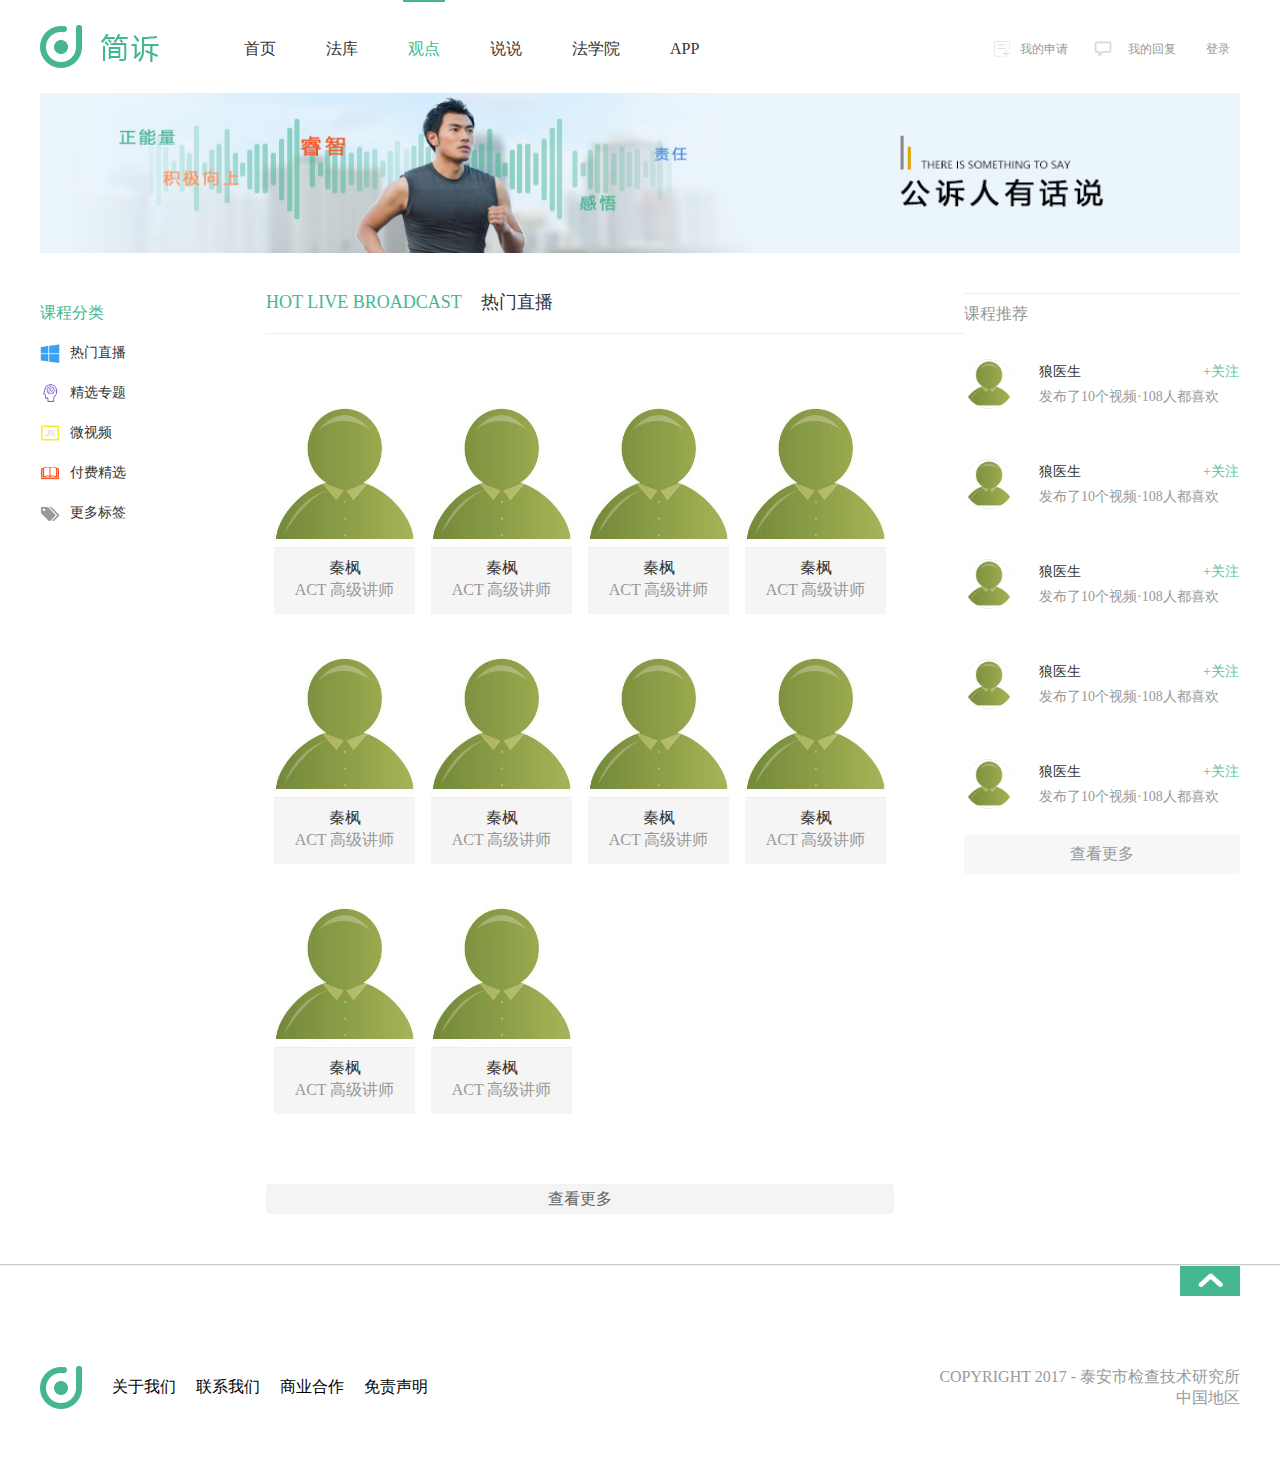
<file: pages/video.html>
<!DOCTYPE html>
<html lang="en">

<head>
    <meta charset="UTF-8">
    <meta name="viewport" content="width=device-width, initial-scale=1.0">
    <meta http-equiv="X-UA-Compatible" content="ie=edge">
    <title>简·诉</title>
    <link rel="icon" href="../images/logo1.png" type="image/x-icon">
    <link rel="stylesheet" href="../css/base.css">
    <link rel="stylesheet" href="../css/toast.css">
    <link rel="stylesheet" href="../css/head.css">
    <link rel="stylesheet" href="../css/say.css">
    <link rel="stylesheet" href="../css/video.css">
</head>

<body>
    <div class="say_ban">
        <img src="../images/ban3.png" alt="">
    </div>
    <div class="say_contain">
        <div class="say_left">
            <h3>课程分类</h3>
            <ul>
                <li>
                    <img src="../images/ct.png" alt="">
                    <span>热门直播</span>
                </li>
                <li>
                    <img src="../images/rwzr.png" alt="">
                    <span>精选专题</span>
                </li>
                <li>
                    <img src="../images/shj.png" alt="">
                    <span>微视频</span>
                </li>
                <li>
                    <img src="../images/als.png" alt="">
                    <span>付费精选</span>
                </li>
                <li>
                    <img src="../images/gdbq.png" alt="">
                    <span>更多标签</span>
                </li>
            </ul>
        </div>
        <div class="say_center">
            <h3 style="height:41px">
                <span>HOT LIVE BROADCAST</span>
                热门直播
            </h3>
            <div class="video_box">
                <div class="n">
                    <img src="../images/tx1.jpg" alt="">
                    <h5>秦枫</h5>
                    <span>ACT 高级讲师</span>
                    <div class="hover_box">
                        <h5>秦枫</h5>
                        <span>ACT 高级讲师</span>
                        <span>--</span>
                        <span>中国法学院教授，博士生导师，刑法专家</span>
                    </div>
                </div>
                <div class="n">
                    <img src="../images/tx1.jpg" alt="">
                    <h5>秦枫</h5>
                    <span>ACT 高级讲师</span>
                    <div class="hover_box">
                        <h5>秦枫</h5>
                        <span>ACT 高级讲师</span>
                        <span>--</span>
                        <span>中国法学院教授，博士生导师，刑法专家</span>
                    </div>
                </div>
                <div class="n">
                    <img src="../images/tx1.jpg" alt="">
                    <h5>秦枫</h5>
                    <span>ACT 高级讲师</span>
                    <div class="hover_box">
                        <h5>秦枫</h5>
                        <span>ACT 高级讲师</span>
                        <span>--</span>
                        <span>中国法学院教授，博士生导师，刑法专家</span>
                    </div>
                </div>
                <div class="n">
                    <img src="../images/tx1.jpg" alt="">
                    <h5>秦枫</h5>
                    <span>ACT 高级讲师</span>
                    <div class="hover_box">
                        <h5>秦枫</h5>
                        <span>ACT 高级讲师</span>
                        <span>--</span>
                        <span>中国法学院教授，博士生导师，刑法专家</span>
                    </div>
                </div>
                <div class="n">
                    <img src="../images/tx1.jpg" alt="">
                    <h5>秦枫</h5>
                    <span>ACT 高级讲师</span>
                    <div class="hover_box">
                        <h5>秦枫</h5>
                        <span>ACT 高级讲师</span>
                        <span>--</span>
                        <span>中国法学院教授，博士生导师，刑法专家</span>
                    </div>
                </div>
                <div class="n">
                    <img src="../images/tx1.jpg" alt="">
                    <h5>秦枫</h5>
                    <span>ACT 高级讲师</span>
                    <div class="hover_box">
                        <h5>秦枫</h5>
                        <span>ACT 高级讲师</span>
                        <span>--</span>
                        <span>中国法学院教授，博士生导师，刑法专家</span>
                    </div>
                </div>
                <div class="n">
                    <img src="../images/tx1.jpg" alt="">
                    <h5>秦枫</h5>
                    <span>ACT 高级讲师</span>
                    <div class="hover_box">
                        <h5>秦枫</h5>
                        <span>ACT 高级讲师</span>
                        <span>--</span>
                        <span>中国法学院教授，博士生导师，刑法专家</span>
                    </div>
                </div>
                <div class="n">
                    <img src="../images/tx1.jpg" alt="">
                    <h5>秦枫</h5>
                    <span>ACT 高级讲师</span>
                    <div class="hover_box">
                        <h5>秦枫</h5>
                        <span>ACT 高级讲师</span>
                        <span>--</span>
                        <span>中国法学院教授，博士生导师，刑法专家</span>
                    </div>
                </div>
                <div class="n">
                    <img src="../images/tx1.jpg" alt="">
                    <h5>秦枫</h5>
                    <span>ACT 高级讲师</span>
                    <div class="hover_box">
                        <h5>秦枫</h5>
                        <span>ACT 高级讲师</span>
                        <span>--</span>
                        <span>中国法学院教授，博士生导师，刑法专家</span>
                    </div>
                </div>
                <div class="n">
                    <img src="../images/tx1.jpg" alt="">
                    <h5>秦枫</h5>
                    <span>ACT 高级讲师</span>
                    <div class="hover_box">
                        <h5>秦枫</h5>
                        <span>ACT 高级讲师</span>
                        <span>--</span>
                        <span>中国法学院教授，博士生导师，刑法专家</span>
                    </div>
                </div>
            </div>
            <div class="say_info_more">查看更多</div>
        </div>
        <div class="say_right" style="padding-top:40px">
            
          

            <div class="other_say" style="border-top:1px solid #eee">
                <div class="say_other_title">
                    课程推荐
                </div>
                <div class="say_list">
                    <img src="../images/tx1.jpg" alt="">
                    <div class="say_info">
                        <div class="say_name">
                            狼医生
                            <span style="float:right;color:#5dc2a0">+关注</span>
                        </div>
                        <div class="say_text" style="color:#999">发布了10个视频·108人都喜欢</div>
                    </div>
                </div>
                <div class="say_list">
                    <img src="../images/tx1.jpg" alt="">
                    <div class="say_info">
                        <div class="say_name">
                            狼医生
                            <span style="float:right;color:#5dc2a0">+关注</span>
                        </div>
                        <div class="say_text" style="color:#999">发布了10个视频·108人都喜欢</div>
                    </div>
                </div>
                <div class="say_list">
                    <img src="../images/tx1.jpg" alt="">
                    <div class="say_info">
                        <div class="say_name">
                            狼医生
                            <span style="float:right;color:#5dc2a0">+关注</span>
                        </div>
                        <div class="say_text" style="color:#999">发布了10个视频·108人都喜欢</div>
                    </div>
                </div>
                <div class="say_list">
                    <img src="../images/tx1.jpg" alt="">
                    <div class="say_info">
                        <div class="say_name">
                            狼医生
                            <span style="float:right;color:#5dc2a0">+关注</span>
                        </div>
                        <div class="say_text" style="color:#999">发布了10个视频·108人都喜欢</div>
                    </div>
                </div>
                <div class="say_list">
                    <img src="../images/tx1.jpg" alt="">
                    <div class="say_info">
                        <div class="say_name">
                            狼医生
                            <span style="float:right;color:#5dc2a0">+关注</span>
                        </div>
                        <div class="say_text" style="color:#999">发布了10个视频·108人都喜欢</div>
                    </div>
                </div>

                <div class="say_more">查看更多</div>
            </div>
        </div>
    </div>
    <div class="say_x"></div>
</body>

</html>
<script src="../js/jquery.js"></script>
<script src="../js/toast.js"></script>
<script src="../js/head.js"></script>

<script>
    //初始化第几页
    localStorage.setItem('index',4)
    
    $('.video_box .n').hover(function(){
     
        var index = $(this).index();
        
        $('.video_box .n .hover_box').css({'bottom':'-105px'});
        $('.video_box .n .hover_box').eq(index).css({'bottom':'0'});
    },function(){
        $('.video_box .n .hover_box').css({'bottom':'-105px'});
    })
</script>
</file>
<file: css/base.css>
* {
  padding: 0;
  margin: 0;
  box-sizing: border-box;
  text-decoration: none;
  outline: none;
  font-weight: 500;
  list-style: none;
  font-family: "微软雅黑";
}
a img {
  border: none;
}
</file>
<file: css/toast.css>
@charset "UTF-8";
/* Welcome to Compass.
 * In this file you should write your main styles. (or centralize your imports)
 * Import this file using the following HTML or equivalent:
 * <link href="/stylesheets/screen.css" media="screen, projection" rel="stylesheet" type="text/css" /> */
/* line 5, C:/Ruby22-x64/lib/ruby/gems/2.2.0/gems/compass-core-1.0.3/stylesheets/compass/reset/_utilities.scss */
html, body, div, span, applet, object, iframe,
h1, h2, h3, h4, h5, h6, p, blockquote, pre,
a, abbr, acronym, address, big, cite, code,
del, dfn, em, img, ins, kbd, q, s, samp,
small, strike, strong, sub, sup, tt, var,
b, u, i, center,
dl, dt, dd, ol, ul, li,
fieldset, form, label, legend,
table, caption, tbody, tfoot, thead, tr, th, td,
article, aside, canvas, details, embed,
figure, figcaption, footer, header, hgroup,
menu, nav, output, ruby, section, summary,
time, mark, audio, video {
  margin: 0;
  padding: 0;
  border: 0;
  font: inherit;
  font-size: 100%;
  vertical-align: baseline;
}

/* line 22, C:/Ruby22-x64/lib/ruby/gems/2.2.0/gems/compass-core-1.0.3/stylesheets/compass/reset/_utilities.scss */
html {
  line-height: 1;
}

/* line 24, C:/Ruby22-x64/lib/ruby/gems/2.2.0/gems/compass-core-1.0.3/stylesheets/compass/reset/_utilities.scss */
ol, ul {
  list-style: none;
}

/* line 26, C:/Ruby22-x64/lib/ruby/gems/2.2.0/gems/compass-core-1.0.3/stylesheets/compass/reset/_utilities.scss */
table {
  border-collapse: collapse;
  border-spacing: 0;
}

/* line 28, C:/Ruby22-x64/lib/ruby/gems/2.2.0/gems/compass-core-1.0.3/stylesheets/compass/reset/_utilities.scss */
caption, th, td {
  text-align: left;
  font-weight: normal;
  vertical-align: middle;
}

/* line 30, C:/Ruby22-x64/lib/ruby/gems/2.2.0/gems/compass-core-1.0.3/stylesheets/compass/reset/_utilities.scss */
q, blockquote {
  quotes: none;
}
/* line 103, C:/Ruby22-x64/lib/ruby/gems/2.2.0/gems/compass-core-1.0.3/stylesheets/compass/reset/_utilities.scss */
q:before, q:after, blockquote:before, blockquote:after {
  content: "";
  content: none;
}

/* line 32, C:/Ruby22-x64/lib/ruby/gems/2.2.0/gems/compass-core-1.0.3/stylesheets/compass/reset/_utilities.scss */
a img {
  border: none;
}

/* line 116, C:/Ruby22-x64/lib/ruby/gems/2.2.0/gems/compass-core-1.0.3/stylesheets/compass/reset/_utilities.scss */
article, aside, details, figcaption, figure, footer, header, hgroup, main, menu, nav, section, summary {
  display: block;
}

/* line 13, ../sass/toast.scss */
.cpt-toast {
  position: fixed;
  left: 50%;
  top: 50%;
  text-align: center;
  animation-duration: 0.3s;
  max-width: 300px;
  line-height: 20px;
  display: inline-block;
  vertical-align: middle;
  *vertical-align: auto;
  *zoom: 1;
  *display: inline;
  -moz-transition: all 0.3s ease;
  -o-transition: all 0.3s ease;
  -webkit-transition: all 0.3s ease;
  transition: all 0.3s ease;
  transform: translate(-50%, -50%);
  transform: translate3d(-50%, -50%, 0);
  font-family: '微软雅黑','Microsoft Yahei';
  -moz-user-select: -moz-none;
  -ms-user-select: none;
  -webkit-user-select: none;
  user-select: none;
  word-wrap: break-word;
}
</file>
<file: css/head.css>
.ngh_head {
  width: 100%;
  height: 93px;
  background: #fff;
}
.ngh_head div.head {
  width: 1200px;
  height: 93px;
  margin: 0 auto;
}
.ngh_head div.head img {
  margin-right: 60px;
  margin-top: 25px;
  float: left;
}
.ngh_head div.head ul {
  display: inline-block;
  height: 93px;
  float: left;
}
.ngh_head div.head ul li {
  display: inline-block;
  height: 93px;
  line-height: 93px;
  padding: 0 20px;
}
.ngh_head div.head ul li a {
  border-top: 2px solid transparent;
  color: #333;
  font-size: 16px;
  font-weight: 400;
  display: inline-block;
  height: 100%;
  padding: 0 5px;
}
.ngh_head div.head .ngh_go {
  width: 223px;
  height: 30px;
  margin-top: 33px;
  float: left;
  margin-left: 30px;
  padding-right: 30px;
  position: relative;
  border-radius: 4px;
  background: #fafafa;
}
.ngh_head div.head .ngh_go input {
  width: 100%;
  height: 100%;
  background: transparent;
  display: block;
  padding-left: 10px;
  color: #333;
  font-size: 16px;
  border: none;
}
.ngh_head div.head .ngh_go img {
  position: absolute;
  top: 5px;
  right: 5px;
  display: block;
  width: 20px;
  height: 20px;
  margin: 0;
  cursor: pointer;
}
.ngh_head div.head .ngh_gn {
  display: inline-block;
  float: right;
  height: 30px;
  margin-top: 33px;
  line-height: 30px;
  position: relative;
}
.ngh_head div.head .ngh_gn a:hover {
  color: #31a080;
}
.ngh_head div.head .ngh_gn a {
  display: inline-block;
  padding: 0 10px;
  color: #999;
  font-weight: 400;
  font-size: 12px;
}
.ngh_head div.head .ngh_gn a img {
  width: 16px;
  height: 16px;
  margin: 0;
  margin-top: 7px;
  float: left;
  margin-right: 10px;
}
.ngh_head div.head span {
  color: #dbdbdb;
}
.login {
  width: 425px;
  height: 330px;
  position: fixed;
  right: 0;
  top: 0;
  bottom: 0;
  left: 0;
  margin: auto;
  background: rgba(0, 0, 0, 0.8);
  border-radius: 8px;
  padding: 30px 50px;
  z-index: 9999999999;
  display: none;
}
.login h6 {
  color: #f9f9f9;
  font-size: 16px;
  margin: 10px 0;
}
.login h3 {
  color: #ffff;
  font-size: 24px;
  margin: 20px 0;
}
.login .ngh_g {
  width: 30px;
  height: 4px;
  background: #fff;
  border-radius: 2px;
}
.login .login_text {
  width: 100%;
  height: 30px;
  background: #fff;
  margin: 20px 0;
}
.login .login_text input {
  border: none;
  display: block;
  width: 100%;
  height: 100%;
  background: transparent;
  padding-left: 15px;
  color: #31a080;
}
.login .login_text input::-webkit-input-placeholder,
.login .login_text textarea::-webkit-input-placeholde {
  color: #31a080;
}
.login .login_text input:-moz-placeholder,
.login .login_text textarea:-moz-placeholder {
  color: #31a080;
}
.login .login_text input::-moz-placeholder,
.login .login_text textarea::-moz-placeholder {
  color: #31a080;
}
.login .login_text input:-ms-input-placeholder,
.login .login_text textarea:-ms-input-placeholder {
  color: #31a080;
}
.login .login_text button {
  width: 48%;
  height: 100%;
  display: block;
  float: left;
  border: none;
  background: #31a080;
  color: #fff;
  cursor: pointer;
}
footer {
  border-top: 1px solid #eee;
  width: 100%;
  height: 200px;
  padding: 100px 0 50px;
}
footer .foot_contain {
  width: 1200px;
  height: 100%;
  position: relative;
  margin: 0 auto;
}
footer .foot_contain .go_top {
  width: 60px;
  height: 30px;
  text-align: center;
  line-height: 30px;
  background: #44b790;
  overflow: hidden;
  position: absolute;
  right: 0;
  top: -100px;
}
footer .foot_contain .go_top img {
  display: block;
  width: 26px;
  height: 24px;
  margin: 3px auto;
  float: none;
}
footer .foot_contain img {
  float: left;
  margin-right: 20px;
}
footer .foot_contain ul {
  display: inline-block;
  height: 42px;
  float: left;
}
footer .foot_contain ul li {
  display: inline-block;
  padding: 0 10px;
  height: 42px;
  line-height: 42px;
}
footer .foot_contain .bq {
  float: right;
  width: 323px;
  height: 42px;
}
footer .foot_contain .bq .bq-top,
footer .foot_contain .bq .bq-bottom {
  width: 100%;
  height: 50%;
  line-height: 21px;
  text-align: right;
  color: #999;
}
.ulnone {
  float: none !important;
}
.ulnone li {
  font-size: 12px;
  color: #999;
  display: block !important;
  cursor: pointer;
  border-bottom: 1px solid #eee;
}
#hideDiv {
  border-radius: 4px;
}
</file>
<file: css/index.css>
.banner {
  width: 100%;
  height: 540px;
  position: relative;
}
.banner .banner_list {
  width: 100%;
  height: 100%;
  position: absolute;
  left: 0;
  top: 0;
  background: url("../images/ban1.jpg");
  background-size: 100% 100%;
}
.ngh_gd {
  width: 100%;
  height: 500px;
  background: #fff;
}
.ngh_gd .ngh_gd_box {
  width: 1200px;
  height: 100%;
  margin: 0 auto;
  padding: 72px 114px;
  position: relative;
}
.ngh_gd .ngh_gd_box .ngh_gd_left {
  width: 114px;
  height: 100%;
  position: absolute;
  left: 0;
  top: 72px;
}
.ngh_gd .ngh_gd_box .ngh_gd_left h3 {
  width: 100%;
  height: 50px;
  border-bottom: 2px solid #44b790;
  color: #44b790;
  font-size: 24px;
  text-align: center;
  line-height: 50px;
}
.ngh_gd .ngh_gd_box .ngh_gd_left h6 {
  margin: 15px;
  color: #999;
  font-size: 16px;
}
.ngh_gd .ngh_gd_box .ngh_gd_contain {
  width: 972px;
  height: 100%;
  margin: 0 auto;
  position: relative;
}
.ngh_gd .ngh_gd_box .ngh_gd_contain .ngh_gd_p {
  width: 100%;
  height: 100%;
  position: absolute;
  left: 0;
  top: 0;
}
.ngh_gd .ngh_gd_box .ngh_gd_contain .ngh_gd_p .ngh_tx {
  width: 210px;
  height: 100%;
  float: left;
}
.ngh_gd .ngh_gd_box .ngh_gd_contain .ngh_gd_p .ngh_tx img {
  display: block;
  width: 150px;
  height: 150px;
  border-radius: 50%;
  margin: 160px auto;
}
.ngh_gd .ngh_gd_box .ngh_gd_contain .ngh_gd_p .gd_contain {
  width: 762px;
  height: 100%;
  float: left;
  padding: 100px 0;
  background: #fff;
}
.ngh_gd .ngh_gd_box .ngh_gd_contain .ngh_gd_p .gd_contain .ngh_y {
  width: 100%;
  height: 70px;
  line-height: 50px;
  color: #44b790;
  font-size: 90px;
}
.ngh_gd .ngh_gd_box .ngh_gd_contain .ngh_gd_p .gd_contain .ngh_title {
  width: 100%;
  height: 30px;
  font-size: 18px;
  color: #333;
  padding-left: 100px;
  font-weight: 500;
}
.ngh_gd .ngh_gd_box .ngh_gd_contain .ngh_gd_p .gd_contain .ngh_gd_text {
  width: 100%;
  padding: 0 100px;
  height: 108px;
  line-height: 1.8em;
  font-size: 16px;
  color: #8e8e8e;
  display: -webkit-box;
  -webkit-line-clamp: 4;
  -webkit-box-orient: vertical;
  overflow: hidden;
}
.ngh_gd .ngh_gd_box .ngh_gd_right {
  width: 114px;
  height: 100%;
  position: absolute;
  right: 0;
  top: 72px;
}
.ngh_gd .ngh_gd_box .ngh_gd_right a {
  display: inline-block;
  width: 100%;
  color: #838383;
  height: 50px;
  line-height: 50px;
  font-size: 16px;
}
.ngh_gd .ngh_gd_box .ngh_gd_right ul {
  width: 100%;
  height: auto;
  padding-top: 80px;
}
.ngh_gd .ngh_gd_box .ngh_gd_right ul li {
  width: 100%;
  height: 40px;
  line-height: 32px;
  overflow: hidden;
  cursor: pointer;
}
.ngh_gd .ngh_gd_box .ngh_gd_right ul li span.g {
  display: inline-block;
  width: 20px;
  height: 2px;
  background: transparent;
  border-radius: 2px;
  float: left;
  margin: 0 10px;
  margin-top: 13px;
}
.ngh_gd .ngh_gd_box .ngh_gd_right ul li span.text {
  float: left;
  margin: 0 10px;
  color: #cacaca;
  font-size: 14px;
}
.ngh_gd .ngh_gd_box .ngh_gd_right ul li span.dian {
  width: 8px;
  height: 8px;
  border-radius: 50%;
  background: #cacaca;
  float: left;
  margin: 0 10px;
  margin-top: 11px;
}
.ngh_fk {
  width: 100%;
  height: 500px;
  padding: 72px 0;
  position: relative;
}
.ngh_fk .bj {
  width: 100%;
  height: 300px;
  position: absolute;
  top: 0;
  left: 0;
  background: url("../images/ban2.jpg");
  background-size: 100% 100%;
}
.ngh_fk .ngh_fk_contain {
  width: 1200px;
  height: 100%;
  margin: 0 auto;
}
.ngh_fk .ngh_fk_contain .ngh_fk_title {
  display: inline-block;
  height: 50px;
  line-height: 50px;
  font-size: #44b790;
  font-size: 24px;
  border-bottom: 2px solid #44b790;
  color: #44b790;
  padding: 0 10px;
}
.ngh_fk .ngh_fk_contain h6 {
  margin: 15px 0;
  color: #999;
  font-size: 16px;
}
.ngh_fk .ngh_fk_contain .ngh_fk_contain {
  width: 1025px;
  height: 242px;
  margin: 40px auto;
}
.ngh_fk .ngh_fk_contain .ngh_fk_contain li {
  width: 220px;
  height: 242px;
  margin: 0 17px;
  background: #fff;
  float: left;
  box-shadow: 0 0 10px #ccc;
  cursor: pointer;
}
.ngh_fk .ngh_fk_contain .ngh_fk_contain li .imgbox {
  width: 100%;
  height: 150px;
}
.ngh_fk .ngh_fk_contain .ngh_fk_contain li .imgbox img {
  width: 100px;
  height: 100px;
  display: block;
  margin: 50px auto 0;
}
.ngh_fk .ngh_fk_contain .ngh_fk_contain li h6 {
  width: 100%;
  height: 40px;
  line-height: 40px;
  text-align: center;
  color: #cacaca;
  font-size: 18px;
}
.Say_box {
  width: 100%;
  height: auto;
  margin-top: 50px;
  overflow: hidden;
}
.Say_box .say_say {
  width: 50%;
  height: auto;
  float: left;
  padding-right: 20px;
}
.Say_box .say_say div.say_info {
  width: 100%;
  height: 40px;
}
.Say_box .say_say div.say_info img {
  width: 40px;
  height: 40px;
  float: left;
  border-radius: 50%;
}
.Say_box .say_say div.say_info .info {
  float: left;
  height: 40px;
  line-height: 40px;
}
.Say_box .say_say .say_title {
  width: 100%;
  height: 30px;
  margin: 20px 0;
  line-height: 30px;
  font-weight: 500;
  color: #333;
  font-size: 18px;
}
.Say_box .say_say p {
  width: 100%;
  height: 90px;
  line-height: 1.82em;
  font-size: 16px;
  color: #8e8e8e;
  display: -webkit-box;
  -webkit-line-clamp: 3;
  -webkit-box-orient: vertical;
  overflow: hidden;
}
.Say_box .say_say .ckhfdz {
  width: 100%;
  height: 50px;
  line-height: 50px;
}
.Say_box .say_say .ckhfdz span {
  color: #8e8e8e;
  float: left;
  margin-right: 10px;
}
.Say_box .say_say .ckhfdz img {
  float: left;
  width: 30px;
  height: 30px;
  margin-top: 10px;
  margin-right: 10px;
  cursor: pointer;
}
.ngh_fk_contain {
  position: relative;
}
.ngh_fk_contain .mywk {
  position: absolute;
  display: inline-block;
  right: 0;
  top: 20px;
  height: 40px;
}
.ngh_fk_contain .mywk li {
  display: inline-block;
  padding: 0 20px;
  cursor: pointer;
  float: left;
  height: 40px;
  line-height: 40px;
}
.wk_box {
  width: 100%;
  height: 230px;
  margin-top: 50px;
}
.wk_box .wk_list {
  width: 20%;
  height: 230px;
  margin: 0 2.5%;
  border: 1px solid #e3ecf3;
  float: left;
  padding: 10px;
  cursor: pointer;
}
.wk_box .wk_list img {
  display: block;
  width: 100%;
  height: 140px;
}
.wk_box .wk_list .wk_title {
  width: 100%;
  height: 30px;
  line-height: 30px;
  font-size: 14px;
  color: #333;
  margin-top: 15px;
}
.wk_box .wk_list .wk_dy {
  width: 100%;
  height: 20px;
  line-height: 20px;
  overflow: hidden;
  margin-top: 6px;
}
.wk_box .wk_list .wk_dy img {
  width: 20px;
  height: 20px;
  margin-right: 5px;
  float: left;
}
.wk_box .wk_list .wk_dy span {
  color: #999;
  float: left;
  margin-right: 5px;
  font-size: 14px;
}
.ngh_link {
  width: 100%;
  height: 400px;
  background: url("../images/link.png");
  background-size: 100% 100%;
  cursor: pointer;
}
</file>
<file: css/fk.css>
.fk_banner {
  width: 100%;
  display: block;
}
.fk_contain h3 {
  width: 1200px;
  height: 50px;
  line-height: 50px;
  font-size: 30px;
  color: #333;
  margin: 20px auto;
}
.fk_contain ul {
  width: 1200px;
  height: auto;
  overflow: hidden;
  margin: 0 auto;
}
.fk_contain ul li {
  width: 25%;
  height: 230px;
  margin: 15px 0;
  float: left;
}
.fk_contain ul li div.img_box {
  width: 150px;
  height: 200px;
  margin: 0 auto;
  background: url('../images/photo1.png');
  background-size: 100% 100%;
  color: #333;
  font-size: 18px;
  padding: 65px 60px;
  cursor: pointer;
}
.fk_contain ul li div.title {
  width: 100%;
  height: 30px;
  text-align: center;
  line-height: 30px;
  color: #666;
  font-size: 16px;
}
.ngh_x {
  width: 100%;
  height: 1px;
  background: #ccc;
  margin-bottom: 100px;
}
</file>
<file: css/say.css>
.say_ban {
  width: 1200px;
  height: 160px;
  margin: 0 auto;
}
.say_ban img {
  width: 100%;
  height: 100%;
}
.say_contain {
  width: 1200px;
  height: auto;
  overflow: hidden;
  padding-bottom: 50px;
  margin: 0 auto;
}
.say_info_more {
  width: 90%;
  height: 30px;
  line-height: 30px;
  text-align: center;
  background: #f4f4f4;
  color: #666;
  cursor: pointer;
  border-radius: 4px;
}
.say_x {
  width: 100%;
  height: 1px;
  background: #ccc;
}
.say_left {
  padding-top: 40px;
  height: auto;
  width: 226px;
  float: left;
  position: relative;
}
.say_left .ngh_fbsay {
  width: 80%;
  height: 41px;
  line-height: 41px;
  text-align: center;
  background: #ffc09f;
  color: #fff;
  position: absolute;
  top: 0;
  left: 0;
  cursor: pointer;
}
.say_left h3 {
  width: 100%;
  height: 40px;
  line-height: 40px;
  color: #44b790;
}
.say_left ul {
  width: 100%;
  height: auto;
}
.say_left ul li {
  width: 100%;
  height: 40px;
  line-height: 40px;
  overflow: hidden;
  cursor: pointer;
}
.say_left ul li img {
  width: 20px;
  height: 20px;
  float: left;
  margin-top: 10px;
}
.say_left ul li span {
  color: #333;
  float: left;
  margin-left: 10px;
  font-size: 14px;
}
.say_center {
  width: 698px;
  height: auto;
  overflow: hidden;
  float: left;
  padding-top: 40px;
}
.say_center .mysay_list {
  width: 90%;
  height: auto;
  border: 1px solid #eee;
  margin: 20px 0;
  padding: 0 10px;
  border-radius: 4px;
}
.say_center .mysay_list .say_info_box {
  width: 100%;
  height: auto;
  overflow: hidden;
  margin: 30px 0;
  padding-bottom: 10px;
  border-bottom: 1px solid #eee;
}
.say_center .mysay_list .say_info_box h3 {
  width: 100%;
  height: 30px;
  line-height: 30px;
  color: #333;
  font-size: 18px;
}
.say_center .mysay_list .say_info_box div {
  width: 100%;
  height: auto;
  overflow: hidden;
  margin-top: 10px;
}
.say_center .mysay_list .say_info_box div .info-left {
  width: 70px;
  height: 30px;
  line-height: 30px;
  background: #fbf9fa;
  color: #43b88e;
  text-align: center;
  float: left;
}
.say_center .mysay_list .say_info_box div .info-right {
  width: 85%;
  height: auto;
  overflow: hidden;
  float: right;
}
.say_center .mysay_list .say_info_box div .info-right h6 {
  width: 100%;
  height: 30px;
  line-height: 30px;
  color: #333;
  font-size: 16px;
  overflow: hidden;
  text-overflow: ellipsis;
  white-space: nowrap;
}
.say_center .mysay_list .say_info_box div .info-right p {
  width: 100%;
  height: 80px;
  line-height: 1.8em;
  font-size: 16px;
  color: #666;
  display: -webkit-box;
  -webkit-line-clamp: 3;
  -webkit-box-orient: vertical;
  overflow: hidden;
  font-size: 14px;
  margin: 10px 0;
}
.say_center .mysay_list .say_info_box div .info-right div {
  width: 100%;
  height: 30px;
  line-height: 30px;
  overflow: hidden;
}
.say_center .mysay_list .say_info_box div .info-right div img {
  width: 15px;
  height: 15px;
  margin-top: 8px;
  float: left;
}
.say_center .mysay_list .say_info_box div .info-right div span {
  float: left;
  margin: 0 10px;
  color: #999;
  font-size: 12px;
  cursor: pointer;
}
.say_center img {
  width: 100%;
  border-bottom: 1px solid #eee;
  height: 40px;
  cursor: pointer;
}
.say_right {
  overflow: hidden;
  width: 276px;
  float: left;
}
.say_right h3 {
  width: 100%;
  height: 40px;
  line-height: 40px;
  color: #333;
  font-size: 16px;
}
.say_right ul {
  width: 100%;
  height: auto;
  overflow: hidden;
  margin: 20px;
}
.say_right ul li {
  width: 33.3%;
  height: 40px;
  line-height: 40px;
  text-align: center;
  float: left;
  font-size: 14px;
  color: #999;
  cursor: pointer;
}
.say_right img {
  width: 100%;
  border-top: 1px solid #ebebeb;
  border-bottom: 1px solid #ebebeb;
}
.say_right .other_say {
  width: 100%;
  height: auto;
  overflow: hidden;
}
.say_right .other_say .say_other_title {
  width: 100%;
  height: 40px;
  line-height: 40px;
  color: #999;
  font-size: 16px;
}
.say_right .other_say .say_more {
  width: 100%;
  height: 40px;
  background: #f7f7f7;
  border-radius: 4px;
  line-height: 40px;
  text-align: center;
  color: #999;
  cursor: pointer;
}
.say_right .other_say .say_list {
  width: 100%;
  height: 100px;
  padding: 25px 0;
  overflow: hidden;
}
.say_right .other_say .say_list img {
  display: block;
  width: 50px;
  height: 50px;
  border-radius: 50%;
  float: left;
  margin-right: 25px;
}
.say_right .other_say .say_list div.say_info {
  width: 200px;
  height: 50px;
  float: left;
}
.say_right .other_say .say_list div.say_info .say_name,
.say_right .other_say .say_list div.say_info .say_text {
  width: 100%;
  height: 25px;
  line-height: 25px;
  color: #333;
  font-size: 14px;
}
.say_right .other_say .say_list div.say_info .say_name span,
.say_right .other_say .say_list div.say_info .say_text span {
  cursor: pointer;
}
.fb_contain {
  border-radius: 4px;
  border: 1px solid #eee;
  height: 120px;
  width: 90%;
  margin-top: 10px;
  color: #999;
}
.fb_contain .fb_input {
  width: 100%;
  height: 30px;
  border-bottom: 1px solid #eee;
}
.fb_contain .fb_input input {
  width: 100%;
  display: block;
  height: 100%;
  border: none;
  background: transparent;
  padding-left: 10px;
}
.fb_contain textarea {
  display: block;
  width: 100%;
  height: 80px;
  resize: none;
  padding-left: 10px;
  color: #999;
  border: none;
  background: transparent;
  margin-top: 10px;
}
.say_fb {
  width: 90%;
  height: 30px;
  margin-top: 10px;
  overflow: hidden;
  line-height: 30px;
}
.say_fb img {
  width: 20px;
  height: 20px;
  margin-top: 5px;
  float: left;
  margin-right: 10px;
}
.say_fb span {
  color: #999;
  font-size: 14px;
  margin-right: 10px;
  float: left;
}
.say_fb select {
  float: right;
  border: none;
  width: 100px;
  height: 30px;
  margin-right: 15px;
}
.say_fb div {
  float: right;
  width: 100px;
  height: 30px;
  text-align: center;
  line-height: 30px;
  color: #fff;
  font-size: 14px;
  cursor: pointer;
  background: #ffc09f;
}
</file>
<file: css/tabpage.css>
* {
  margin: 0;
  padding: 0;
  list-style-type: none;
}
a,
img {
  border: 0;
}
body {
  background: #fff;
  height: 100%;
  font: normal normal 12px/24px "Microsoft yahei", Arial;
  padding-bottom: 30px;
}
a {
  color: #333;
  text-decoration: none;
}
a:hover {
  color: #093;
  text-decoration: none;
}
#title {
  width: 300px;
  margin: 3% auto 0;
}
#title h2 {
  font-size: 18px;
}
#wrapper {
  width: 980px;
  margin: 0 auto;
  background: #f8f8f8;
  border: 1px solid #a3a3a3;
  padding: 20px 20px 50px;
  border-radius: 5px;
  -moz-border-radius: 5px;
}
h3 {
  color: #333;
  font-size: 14px;
  text-align: center;
  margin: 20px 0;
}
/* box */
.box {
  background-color: #fff;
  width: 100%;
  min-height: 800px;
}
.tab_menu {
  overflow: hidden;
  background-color: #f5f5f5;
  width: 100%;
  padding-left: 10%;
  margin: 0 auto;
  height: 50px;
  padding-top: 10px;
  box-sizing: border-box;
}
.tab_menu li {
  width: 100px;
  float: left;
  height: 30px;
  line-height: 30px;
  color: #686868;
  background: #f5f5f5;
  text-align: center;
  cursor: pointer;
  font-size: 14px;
}
.tab_menu li.current {
  color: #51bb95;
  /* background: #fff; */
}
.tab_menu li a {
  color: #fff;
  text-decoration: none;
}
.tab_menu li.current a {
  color: #333;
}
.tab_box {
  margin-bottom: 50px;
  background-color: #fff;
}
.tab_box li {
  width: 76%;
  margin-bottom: 30px;
}
.tab_box li span {
  margin: 0 5px 0 0;
  font-weight: 400;
  color: #fff;
}
.tab_box .hide {
  display: none;
}
.W1200 {
  width: 1200px;
  margin: 0 auto;
}
.bannerBox {
  width: 100%;
  height: 340px;
  box-sizing: border-box;
  padding-top: 80px;
  background: url("../images/banner01.jpg") no-repeat center center;
  -webkit-background-size: cover;
  -moz-background-size: cover;
  -o-background-size: cover;
  background-size: cover;
}
.bannerCenter {
  width: 1200px;
  margin: 0 auto;
  padding: 0 20px;
  box-sizing: border-box;
}
.imgbox {
  width: 118px;
  height: 118px;
  border-radius: 50%;
  border: 1px solid #093;
  background: url("../images/head.jpg") no-repeat center;
  -webkit-background-size: 100%;
  -moz-background-size: 100%;
  -o-background-size: 100%;
  background-size: 100%;
}
.font {
  font-family: Microsoft YaHei;
}
.fff {
  color: #fff;
}
.center {
  text-align: center;
}
.v2 {
  background-color: #feff99;
  color: #43b891;
  padding: 0 8px;
  border-radius: 8px;
}
.bannerText {
  width: 240px;
  height: 118px;
  display: inline-block;
  margin-left: 62px;
  vertical-align: top;
  padding-top: 34px;
  color: #fff;
}
.care {
  height: 118px;
  width: 30%;
  display: inline-block;
  vertical-align: top;
  float: right;
  text-align: right;
  box-sizing: border-box;
  padding-top: 34px;
}
.care img {
  width: 16px;
  vertical-align: middle;
}
.care .careSon {
  width: 94px;
  text-align: center;
  border-radius: 20px;
  display: inline-block;
  background-color: rgba(0, 0, 0, 0.4);
  color: #fff;
  box-sizing: border-box;
}
.care .two {
  padding: 1.8px 0px;
}
.care .two span {
  margin: 0 4px;
}
.mg5 {
  margin-left: 5px;
}
.pd10 {
  padding: 2px 10px;
}
.fixBox {
  width: 262px;
  height: 812px;
  background-color: #fff;
  position: absolute;
  top: -132px;
  right: 126px;
}
.fixBox .fixBox_top {
  width: 100%;
  position: relative;
  padding: 5px;
}
.fixBox .fixBox_top .oneimg {
  width: 100%;
  height: 164px;
}
.fixBox .fixBox_top .twoimg {
  width: 102px;
  height: 122px;
  position: absolute;
  top: 21px;
  right: 0px;
  background: url("../images/6.png") no-repeat 100%;
  margin-right: 5px;
  color: #fff;
}
.fixBox .fixBox_top .mg30 {
  margin-top: 30px;
  margin-bottom: 10px;
}
p {
  font-size: 14px;
}
.fix_botm {
  height: 612px;
  width: 100%;
  background: url("../images/bei.jpg") no-repeat;
}
.faqi {
  width: 149px;
  height: 36px;
  line-height: 36px;
  background: url("../images/ju.png") no-repeat;
  background-size: cover;
  float: right;
  box-sizing: border-box;
  padding: 0 22px 0px 20px;
  cursor: pointer;
}
.titleing {
  width: 100%;
  height: 124px;
  padding-top: 50px;
  box-sizing: border-box;
}
.tab_box li .titleing .font20 {
  font-size: 22px;
  font-weight: 700;
  color: #45b891;
  margin-right: 20px;
}
.tab_box li .titleing .eng {
  font-size: 18px;
  font-weight: 700;
  color: #bababa;
}
.fl {
  float: left;
}
.fr {
  float: right;
}
.font16 {
  font-size: 16px;
}
.tab_box li .color000 {
  color: #999;
}
.W76 {
  width: 100%;
}
.tab_box li .bababa {
  color: #8a8989;
}
.font12 {
  font-size: 14px;
  color: #666;
}
h2 {
  font-weight: normal;
  color: #333;
  font-size: 18px;
}
.mapbot {
  margin-bottom: 20px;
}
.pbot {
  margin-bottom: 10px;
  color: #666;
  display: -webkit-box;
  -webkit-line-clamp: 3;
  -webkit-box-orient: vertical;
  overflow: hidden;
  height: 70px;
  line-height: 1.6em;
}
.hei170 {
  height: 170px;
}
.clearfix {
  clear: both;
}
.marLef {
  margin-left: 20px;
}
.line {
  height: 38px;
  width: 4px;
  border-right: 1px solid #43b891;
  margin: 0 20px;
}
.martop {
  margin-top: 40px;
}
span {
  display: inline-block;
}
.color43b {
  color: #45b891;
}
.colorccc {
  color: #7d7d7d;
}
.font18 {
  font-size: 18px;
}
.txtP {
  display: -webkit-box;
  -webkit-box-orient: vertical;
  -webkit-line-clamp: 3;
  overflow: hidden;
}
.mod_feed_lst .feed .ft .op {
  float: right;
}
.mod_feed_lst .feed .ft .op a {
  margin-left: 10px;
}
.mod_feed_lst .feed {
  margin-bottom: -1px;
  position: relative;
  padding: 0 0 10px 70px;
  line-height: 1.5;
  min-height: 55px;
  height: 55px;
  /* word-wrap: break-word; */
}
.op a {
  margin-left: 10px;
}
.more-edit-items {
  display: inline-block;
  position: relative;
  z-index: 40;
}
.more-edit-items .dropdown-trigger {
  position: relative;
  z-index: 32;
  outline: 0 none;
}
.more-edit-items .menu-item-list {
  position: absolute;
  top: -9px;
  left: -1px;
  border-width: 1px;
  z-index: 29;
  padding-top: 32px;
  display: block;
}
ol,
ul {
  list-style: none;
}
.more-edit-items .menu-item-list li a {
  display: block;
  width: 50px;
  padding-left: 10px;
  height: 32px;
  line-height: 32px;
  margin: 0!important;
}
.more-edit-items .menu-item-list li a {
  display: block;
  width: 50px;
  padding-left: 10px;
  height: 32px;
  line-height: 32px;
  margin: 0!important;
}
a {
  text-decoration: none;
}
.more-edit-items .menu-item-list {
  position: absolute;
  top: -9px;
  left: -1px;
  border-width: 1px;
  z-index: 29;
  padding-top: 32px;
  display: none;
}
.ui_trig {
  border-width: 5px;
  border-color: #43b891 transparent transparent transparent;
  border-style: solid dashed dashed dashed;
  margin-top: 10px;
  float: right;
}
.op a {
  color: #43b891;
}
.TextField {
  border: 1px solid #eee;
  height: 75px;
  margin-top: 10px;
}
.box_extra .feed_like {
  position: relative;
  top: -2px;
  margin-bottom: 8px;
}
.feed_like .icon_hand {
  display: inline-block;
  width: 18px;
  height: 18px;
  margin-right: 4px;
  vertical-align: -4px;
  background: url(../images/f_icon.png) 2px 2px no-repeat;
}
.ui_ico,
.ui_icon {
  display: inline-block;
  background-repeat: no-repeat;
  font-size: 0;
  overflow: hidden;
  -webkit-text-size-adjust: none;
}
i {
  font-style: normal;
}
i {
  font-style: normal;
}
.mod_commnets_poster {
  position: relative;
}
.mod_commnets_poster div.comments_poster_default {
  padding-left: 0;
}
.mod_comments_poster_noavatar div.comments_poster_bd,
.mod_comments_poster_noavatar div.comments_poster_ft {
  padding-left: 0;
}
.mod_commnets_poster .comments_poster_bd,
.mod_commnets_poster .comments_poster_ft {
  padding-left: 45px;
}
.mod_commnets_poster .comments_poster_bd {
  padding: 0 0 0 40px;
  position: relative;
  height: 25px;
  z-index: 1;
}
.mod_commnets_poster .comments_poster_bd .comments_box {
  position: relative;
  width: 95%;
  height: 34px;
  padding: 5px 100px 5px 0;
  border: 1px solid #ccc;
  margin: 0 auto;
  overflow: hidden;
}
.mod_commnets_poster .comments_poster_bd .comments_box input {
  width: 100%;
  height: 100%;
  border: none;
  background: transparent;
  padding-left: 10px;
}
.mod_commnets_poster .comments_poster_bd .comments_box span {
  position: absolute;
  display: block;
  width: 20px;
  height: 20px;
  background: url('../images/8.32-adg180206152345@2x.png');
  background-size: 632px 388px;
  background-position: -270px -338px;
  background-repeat: no-repeat;
  right: 40px;
  top: 7px;
}
.mod_commnets_poster div.comments_poster_default .textinput {
  min-height: 24px;
  height: 24px;
  line-height: 23px;
}
.mod_commnets_poster .comments_poster_default .textinput {
  box-shadow: none;
  padding-left: 5px;
}
.mod_commnets_poster .comments_poster_bd .textinput,
.mod_commnets_poster .comments_poster_bd .textarea {
  padding: 2px 3px;
  min-height: 54px;
  height: 54px;
  word-wrap: break-word;
  border: 1px solid #ccc;
}
.bor,
.bgr,
.bgr2,
.bgr3,
.bor2,
.bor3,
.bor4,
.bor5 {
  border-style: solid;
}
.bor,
.tbor,
.bbor,
.lbor,
.rbor,
.bor2,
.tbor2,
.bbor2,
.lbor2,
.rbor2,
.bgr,
.bgr2,
.bgr3,
.bor3,
.lbor3,
.rbor3,
.bbor3,
.tbor3,
.bor4,
.lbor4,
.rbor4,
.bbor4,
.tbor4,
.bor5,
.lbor5,
.rbor5,
.bbor5,
.tbor5 {
  border-width: 1px;
}
.textinput {
  border-width: 1px;
  border-style: solid;
  outline: none;
  cursor: text;
}
.mod-quick-comment {
  position: absolute;
  top: 1px;
  right: 1px;
  border-width: 0 0 0 1px;
  height: 28px;
  width: 56px;
  text-align: center;
  border-left: 1px solid #ccc;
}
.mod-insert-img {
  position: absolute;
  top: 1px;
  right: 58px;
  border-width: 0 0 0 1px;
  height: 28px;
  width: 56px;
  text-align: center;
  border-left: 1px solid #ccc;
}
.comment-box-wrap .qz-poster .qz-poster-attach-side .item .icon-pic {
  background-image: url(../images/8.32-adg180206152345@2x.png);
  background-size: 632px 388px;
  background-position: -270px -338px;
}
.btn-quick-comment,
.btn-insert-img {
  display: block;
  height: 28px;
  line-height: 34px;
  cursor: pointer;
}
.icon-camera-16 {
  background-image: url(../images/8.32-adg180206152345@2x.png);
  background-size: 632px 388px;
  background-position: -270px -338px;
  width: 18px;
  height: 14px;
}
i {
  display: inline-block;
}
.icon-flash {
  display: inline-block;
  width: 18px;
  height: 14px;
  margin-top: 6px;
}
.icon-flash {
  background-image: url(../images/8.32-adg180206152345@2x.png);
  background-size: 632px 388px;
  background-position: -296px -104px;
}
.pad100 {
  position: relative;
}
.headphoto {
  width: 68px;
  height: 68px;
  border-radius: 50%;
  background: url('../images//head.jpg') no-repeat;
  background-size: 100% 100%;
  position: absolute;
  left: 10px;
  top: -6px;
}
.martop100 {
  margin-top: 100px;
}
.pad100Six {
  padding-left: 100px;
  position: relative;
  padding-right: 100px;
}
.six li .pad100Six .color333 {
  color: #333;
}
.six li .pad100Six .colorddd {
  color: #dddddd;
}
.six .marbom {
  margin-bottom: 18px;
}
.headphotoR {
  width: 68px;
  height: 68px;
  border-radius: 50%;
  background: url('../images//head.jpg') no-repeat;
  background-size: 100% 100%;
  position: absolute;
  right: 10px;
  top: -6px;
}
.martop40 {
  margin-top: 40px;
}
.fb {
  width: 800px;
  height: 200px;
  padding: 10px;
  background: #fff;
  border-radius: 4px;
  border: 1px solid #eee;
  position: fixed;
  left: 0;
  top: 0;
  right: 0;
  bottom: 0;
  margin: auto;
  z-index: 99999999999999;
}
.fb .fb_contain {
  border-radius: 4px;
  border: 1px solid #eee;
  height: 120px;
  width: 100%;
  margin-top: 10px;
  color: #999;
}
.fb .fb_contain .fb_input {
  width: 100%;
  height: 30px;
  border-bottom: 1px solid #eee;
}
.fb .fb_contain .fb_input input {
  width: 100%;
  display: block;
  height: 100%;
  border: none;
  background: transparent;
  padding-left: 10px;
}
.fb .fb_contain textarea {
  display: block;
  width: 100%;
  height: 80px;
  resize: none;
  padding-left: 10px;
  color: #999;
  border: none;
  background: transparent;
  margin-top: 10px;
}
.fb .say_fb {
  width: 100%;
  height: 30px;
  margin-top: 10px;
  overflow: hidden;
  line-height: 30px;
}
.fb .say_fb img {
  width: 20px;
  height: 20px;
  margin-top: 5px;
  float: left;
  margin-right: 10px;
}
.fb .say_fb span {
  color: #999;
  font-size: 14px;
  margin-right: 10px;
  float: left;
}
.fb .say_fb select {
  float: right;
  border: none;
  width: 100px;
  height: 30px;
  margin-right: 15px;
}
.fb .say_fb div {
  float: right;
  width: 100px;
  height: 30px;
  text-align: center;
  line-height: 30px;
  color: #fff;
  font-size: 14px;
  cursor: pointer;
  background: #56d37e;
}
.demo2 {
  position: relative;
}
.headphotoFriend {
  width: 68px;
  height: 68px;
  border-radius: 50%;
  background: url(../images//head.jpg) no-repeat;
  background-size: 100% 100%;
  margin: 0 10px;
}
.fix_botm ul {
  padding-top: 20px;
}
.fix_botm ul .width100 {
  width: 100%;
  margin-bottom: 0px;
  height: 70px;
  margin-top: 20px;
}
.fix_botm ul .width100 h4 {
  display: inline-block;
  color: #636262;
}
.fix_botm ul .width100 span {
  color: #636262;
}
.fix_botm ul .width100 .color8e {
  color: #8e8e8e;
}
.martop8 {
  margin-top: 8px;
}
.borderccc {
  border-bottom: 1px solid #ccc;
}
.paddingBottom50 {
  padding-bottom: 50px;
}
.change li {
  cursor: pointer;
}
</file>
<file: css/video.css>
.say_center h3 {
  width: 100%;
  height: 40px;
  border-bottom: 1px solid #eee;
  font-size: 18px;
  color: #333;
}
.say_center h3 span {
  color: #43b790;
  margin-right: 15px;
}
.say_center .video_box {
  padding: 50px 0;
  width: 90%;
  height: auto;
  overflow: hidden;
}
.say_center .video_box div {
  width: 22.5%;
  height: 210px;
  float: left;
  margin: 20px 1.25%;
  background: #f5f5f5;
  position: relative;
  overflow: hidden;
}
.say_center .video_box div img {
  width: 100%;
  height: 144px;
  display: block;
}
.say_center .video_box div h5 {
  width: 100%;
  height: 28px;
  line-height: 40px;
  text-align: center;
  color: #333;
  font-size: 16px;
  font-weight: 500;
}
.say_center .video_box div span {
  display: block;
  width: 100%;
  height: 28px;
  line-height: 28px;
  text-align: center;
  color: #999;
}
.say_center .video_box div .hover_box {
  width: 100%;
  height: 105px;
  background: #fd6029;
  position: absolute;
  bottom: -105px;
  left: 0;
  margin: 0;
  text-align: center;
}
.say_center .video_box div .hover_box h5 {
  width: 100%;
  height: 20px;
  line-height: 20px;
  text-align: center;
  color: #fff;
  font-size: 14px;
}
.say_center .video_box div .hover_box span {
  color: #fff;
  padding: 0 10px;
  font-size: 12px;
  height: auto;
  line-height: 1.5em;
}
</file>
